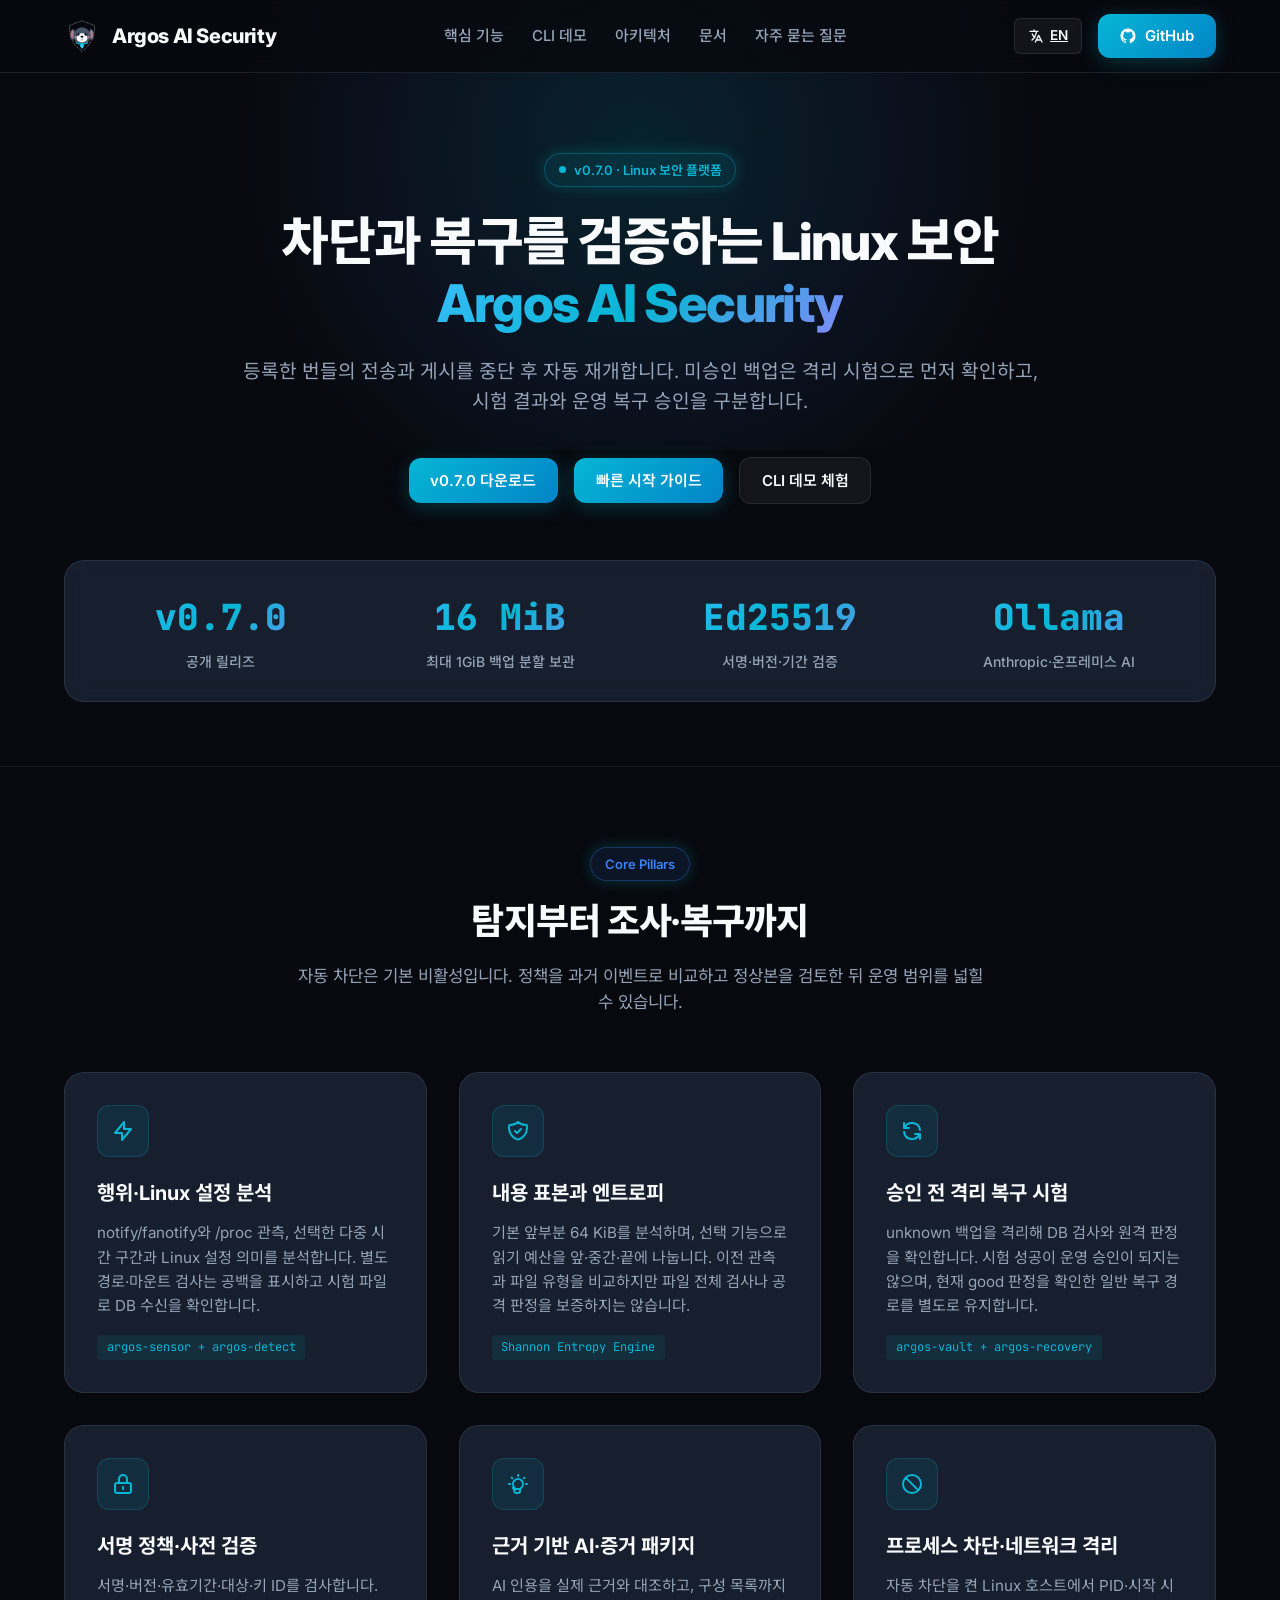
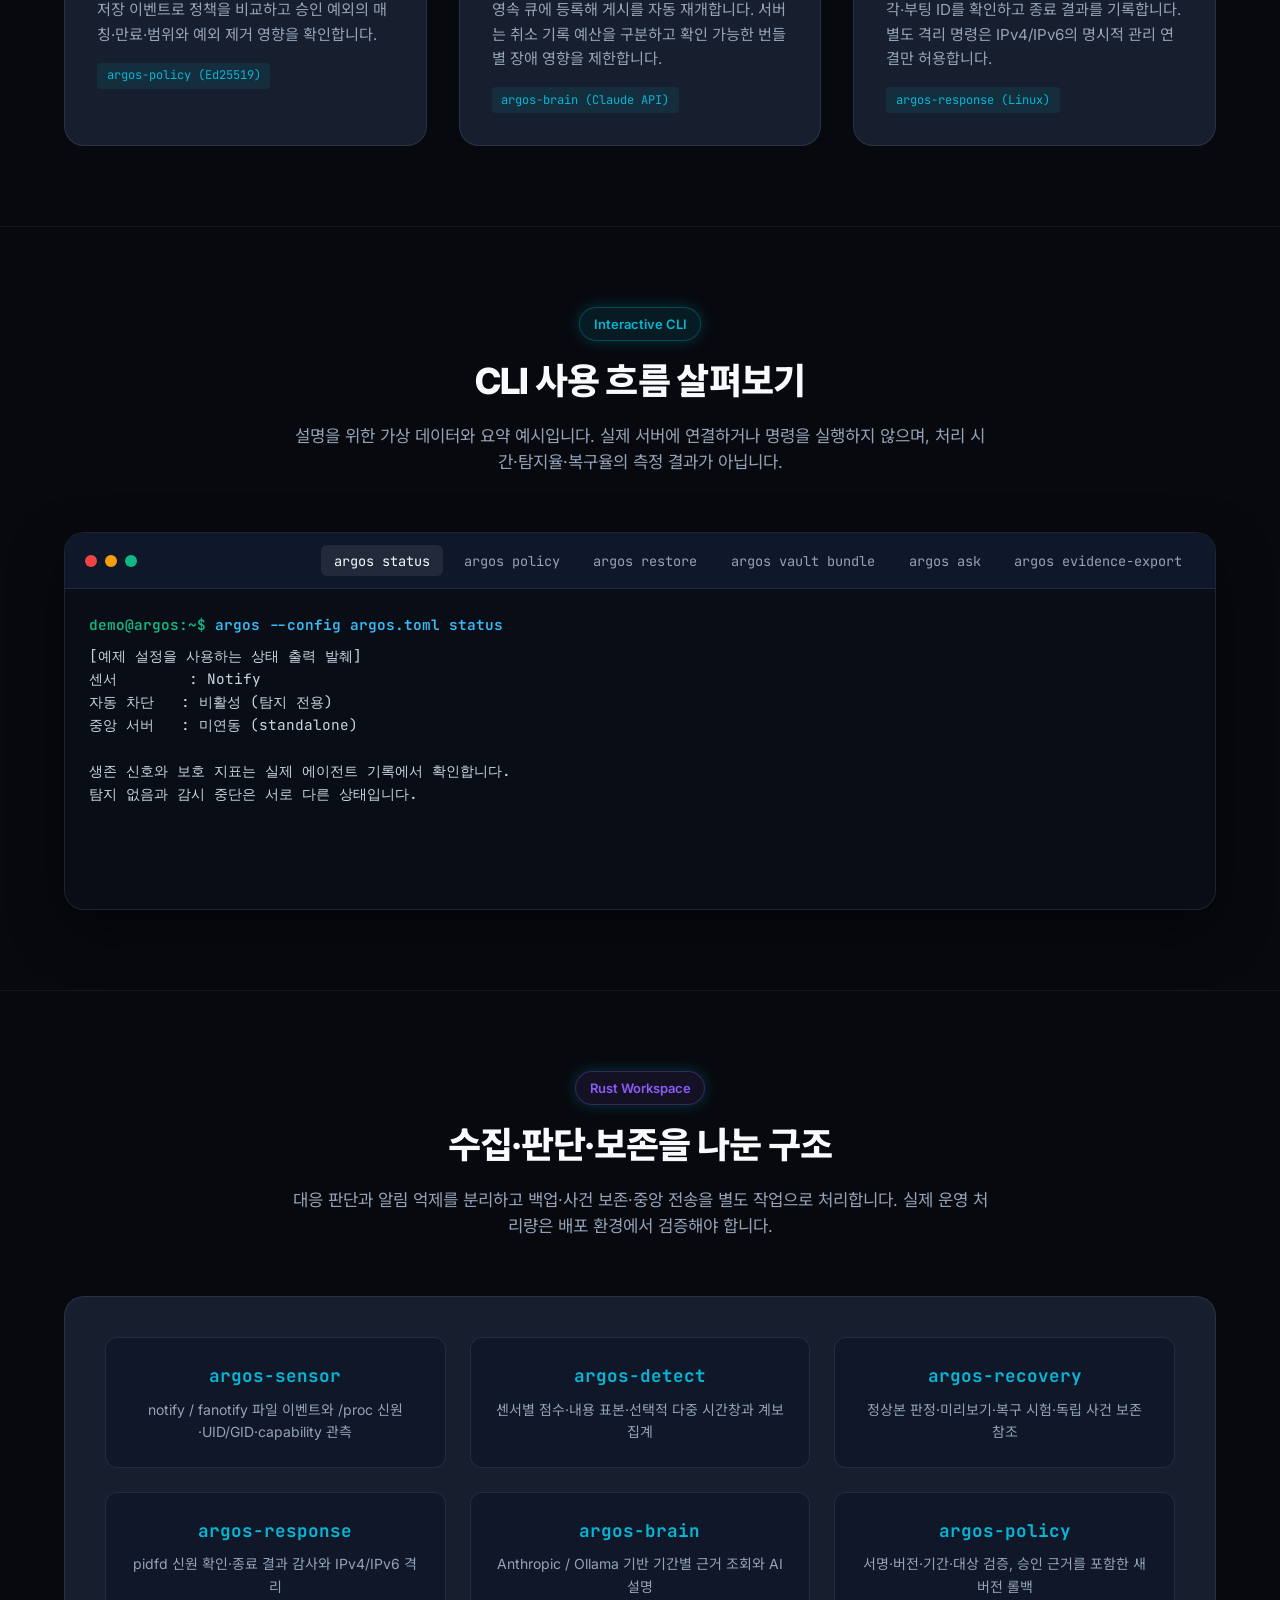
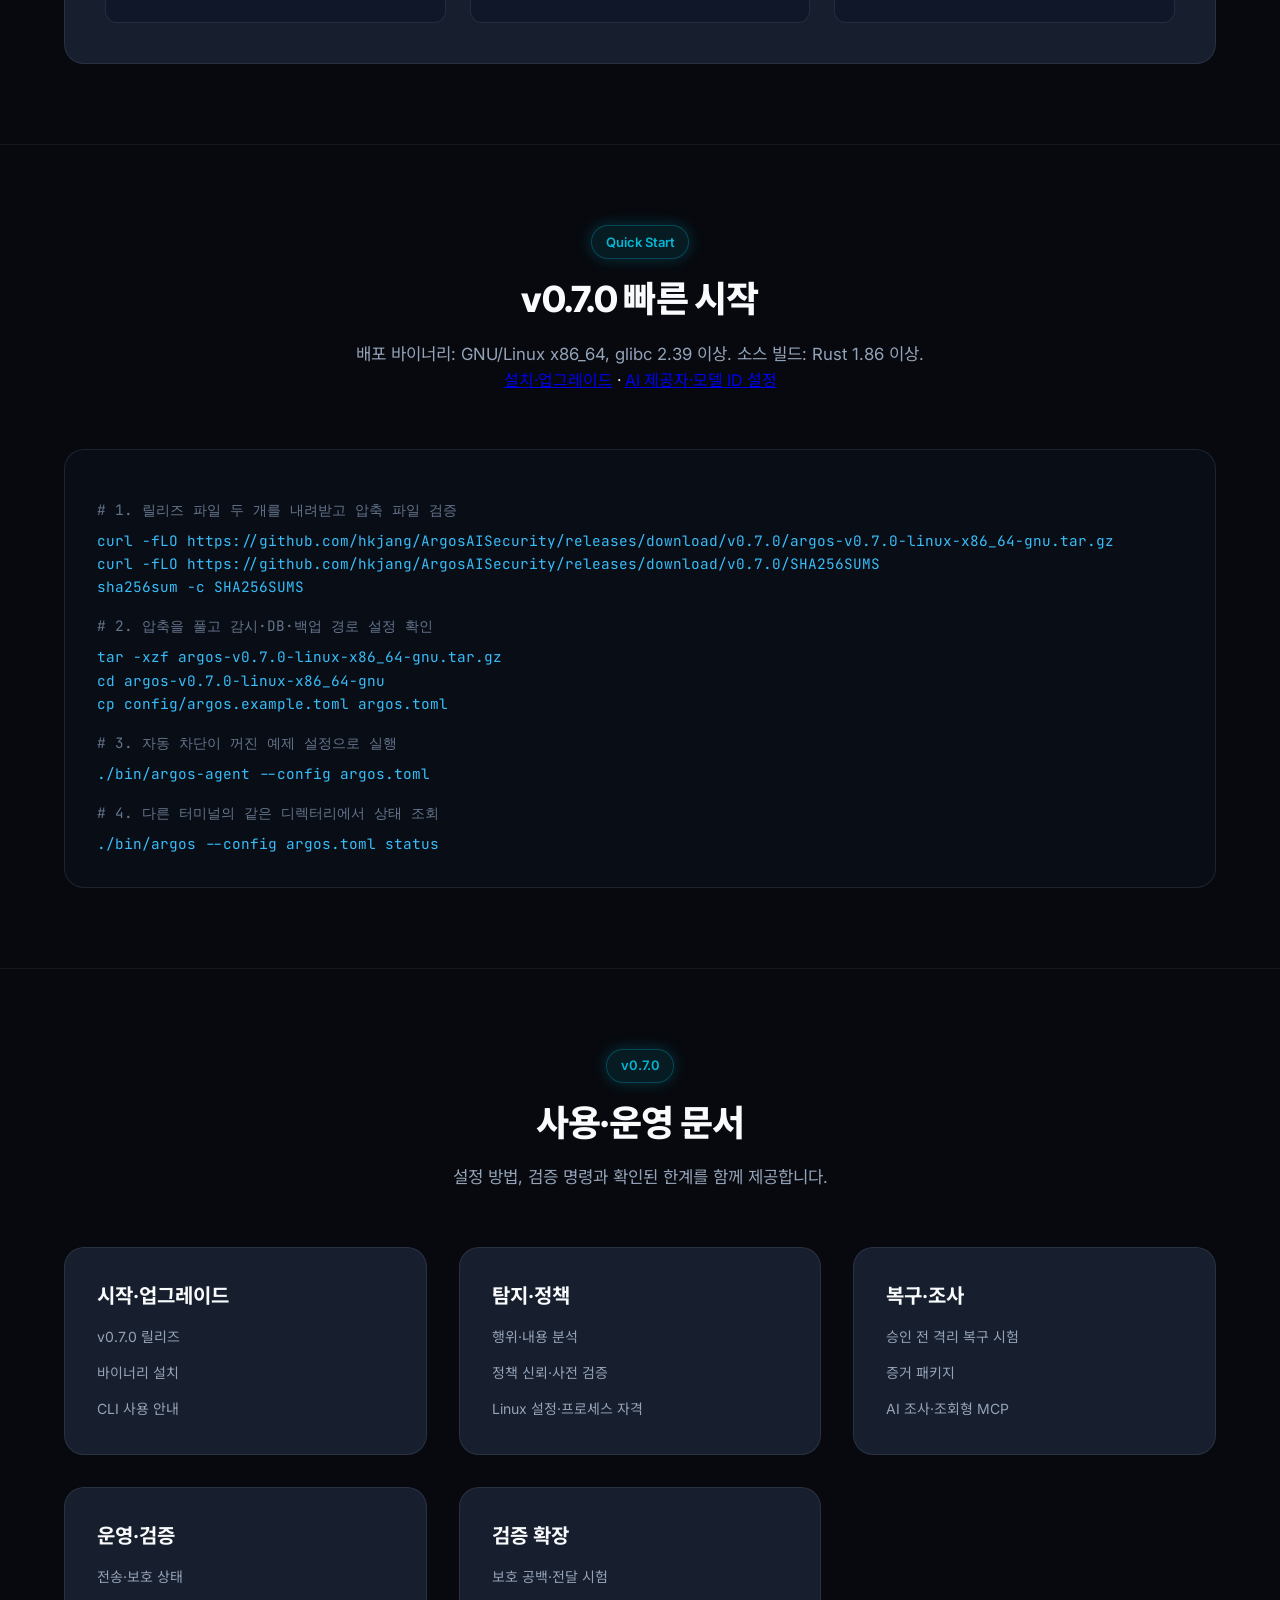
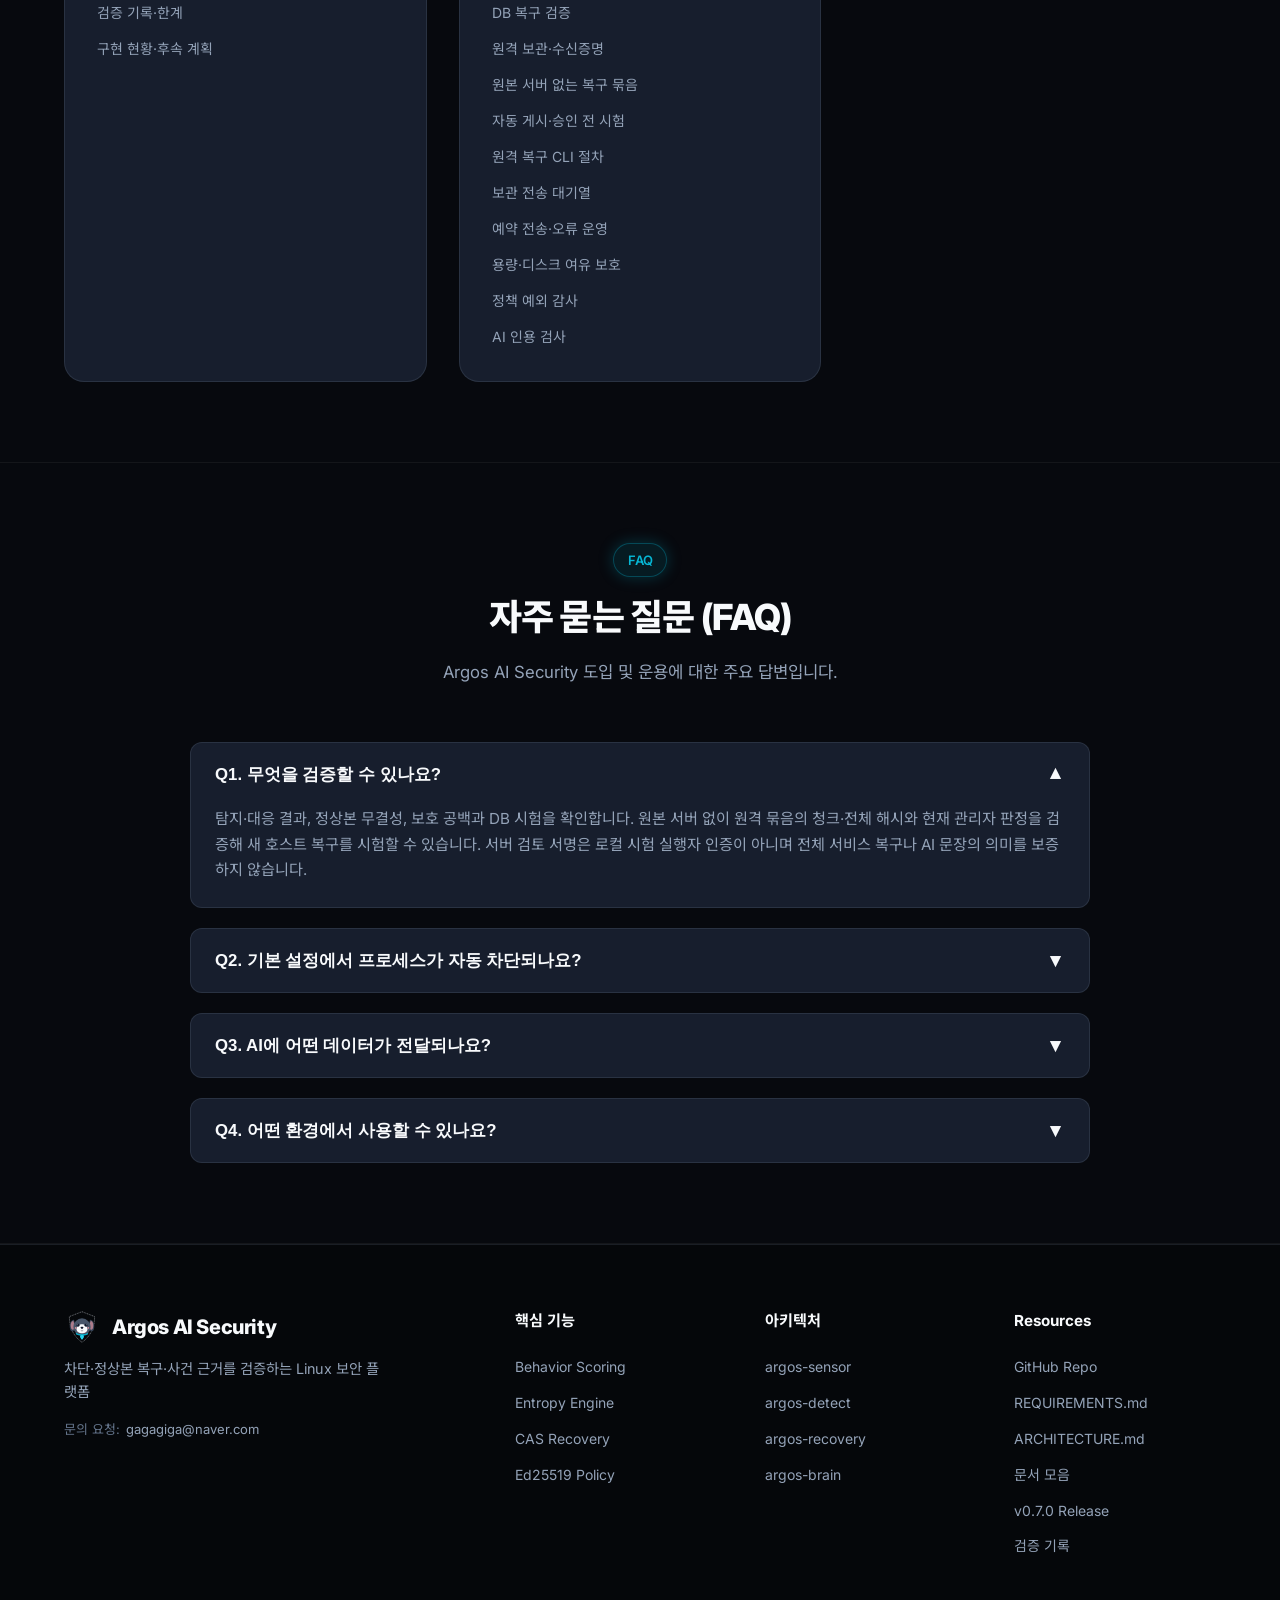
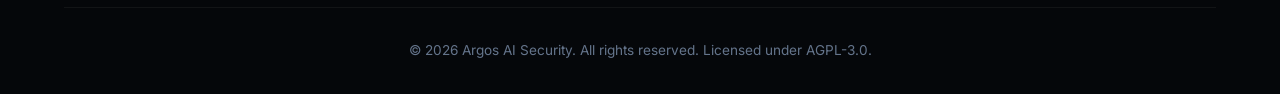
<file: docs/index.html>
<!DOCTYPE html>
<html lang="ko">
<head>
  <meta charset="UTF-8">
  <meta name="viewport" content="width=device-width, initial-scale=1.0">
  
  <!-- Primary SEO Meta Tags -->
  <title>Argos AI Security v0.7.0 | 검증 가능한 Linux 차단·복구</title>
  <meta name="title" content="Argos AI Security v0.7.0 | 검증 가능한 Linux 차단·복구">
  <meta name="description" content="최대 1GiB 분할 백업, 원격 정상 판정·취소, 원본 서버와 로컬 DB 없는 복구 시험. Linux 행위 탐지·서명 정책·영속 큐·근거 기반 AI 조사를 함께 제공합니다.">
  <meta name="keywords" content="Argos AI Security, Linux Server Security, Ransomware Defense, AI Cybersecurity, Behavior Scoring, Shannon Entropy, Content-Addressable Storage, Ed25519 Policy, Ollama, Incident Evidence, Rust Security">
  <meta name="author" content="Argos AI Security Team">
  <meta name="robots" content="index, follow">
  <link rel="canonical" href="https://hkjang.github.io/ArgosAISecurity/">

  <link rel="alternate" hreflang="ko" href="https://hkjang.github.io/ArgosAISecurity/">
  <link rel="alternate" hreflang="en" href="https://hkjang.github.io/ArgosAISecurity/index_en.html">

  <!-- Favicon -->
  <link rel="icon" type="image/svg+xml" href="images/logo.svg">

  <!-- Open Graph / Facebook / LinkedIn (SEO) -->
  <meta property="og:type" content="website">
  <meta property="og:url" content="https://hkjang.github.io/ArgosAISecurity/">
  <meta property="og:title" content="Argos AI Security v0.7.0 | 검증 가능한 Linux 차단·복구">
  <meta property="og:description" content="최대 1GiB 분할 백업, 원격 정상 판정·취소, 원본 서버와 로컬 DB 없는 복구 시험. Linux 행위 탐지·서명 정책·영속 큐·근거 기반 AI 조사를 함께 제공합니다.">
  <meta property="og:site_name" content="Argos AI Security">

  <!-- Twitter Card (SEO) -->
  <meta name="twitter:card" content="summary">
  <meta name="twitter:url" content="https://hkjang.github.io/ArgosAISecurity/">
  <meta name="twitter:title" content="Argos AI Security v0.7.0 | 검증 가능한 Linux 차단·복구">
  <meta name="twitter:description" content="최대 1GiB 분할 백업, 원격 정상 판정·취소, 원본 서버와 로컬 DB 없는 복구 시험. Linux 행위 탐지·서명 정책·영속 큐·근거 기반 AI 조사를 함께 제공합니다.">

  <!-- Stylesheet -->
  <link rel="stylesheet" href="style.css">

  <!-- JSON-LD Structured Data (AEO & Search Engine Schema) -->
  <script type="application/ld+json">{
  "@context": "https://schema.org",
  "@graph": [
    {
      "@type": "SoftwareApplication",
      "name": "Argos AI Security",
      "operatingSystem": "GNU/Linux x86_64 (release binaries: glibc 2.39+)",
      "applicationCategory": "SecurityApplication",
      "description": "최대 1GiB 분할 백업, 원격 정상 판정·취소, 원본 서버와 로컬 DB 없는 복구 시험. Linux 행위 탐지·서명 정책·영속 큐·근거 기반 AI 조사를 함께 제공합니다.",
      "softwareVersion": "0.6.0",
      "downloadUrl": "https://github.com/hkjang/ArgosAISecurity/releases/tag/v0.7.0",
      "license": "https://github.com/hkjang/ArgosAISecurity/blob/v0.7.0/LICENSE",
      "offers": {
        "@type": "Offer",
        "price": "0",
        "priceCurrency": "USD"
      }
    },
    {
      "@type": "FAQPage",
      "mainEntity": [
        {
          "@type": "Question",
          "name": "무엇을 검증할 수 있나요?",
          "acceptedAnswer": {
            "@type": "Answer",
            "text": "탐지·대응 결과, 정상본 무결성, 보호 공백과 DB 시험을 확인합니다. 원본 서버 없이 원격 묶음의 청크·전체 해시와 현재 관리자 판정을 검증해 새 호스트 복구를 시험할 수 있습니다. 서버 검토 서명은 로컬 시험 실행자 인증이 아니며 전체 서비스 복구나 AI 문장의 의미를 보증하지 않습니다."
          }
        },
        {
          "@type": "Question",
          "name": "기본 설정에서 프로세스가 자동 차단되나요?",
          "acceptedAnswer": {
            "@type": "Answer",
            "text": "아니요. auto_block=false가 기본이며 notify 센서는 원인 PID를 제공하지 않습니다. 자동 차단은 명시적 활성화, 기본 80점 임계치와 규칙 조건, Linux 프로세스 신원 검증이 필요합니다. 오탐 위험이 있으므로 정책 재생과 관찰 모드로 먼저 확인하세요."
          }
        },
        {
          "@type": "Question",
          "name": "AI에 어떤 데이터가 전달되나요?",
          "acceptedAnswer": {
            "@type": "Answer",
            "text": "설정한 제공자에 저장된 이벤트·탐지·프로세스·대응 근거를 전달합니다. 파일 본문을 직접 보내지는 않지만 경로·명령행·계정 정보에도 민감한 값이 있을 수 있습니다. Anthropic은 외부 API이며, Ollama는 지정한 사내 주소로 구성할 수 있습니다. 모델 ID와 조회 범위를 확인하세요."
          }
        },
        {
          "@type": "Question",
          "name": "어떤 환경에서 사용할 수 있나요?",
          "acceptedAnswer": {
            "@type": "Answer",
            "text": "v0.7.0 배포 바이너리는 GNU/Linux x86_64, glibc 2.39 이상용입니다. 소스 빌드 최소 Rust 버전은 1.86입니다. notify는 다른 OS 개발용 경로도 제공하지만 이번 릴리즈에서 Windows/macOS 바이너리와 실행 검증 결과는 제공하지 않습니다. fanotify·프로세스 대응·격리는 Linux 지원과 권한이 필요합니다."
          }
        }
      ]
    },
    {
      "@type": "Organization",
      "name": "Argos AI Security",
      "url": "https://hkjang.github.io/ArgosAISecurity/",
      "logo": "https://hkjang.github.io/ArgosAISecurity/images/logo.svg",
      "contactPoint": {
        "@type": "ContactPoint",
        "email": "gagagiga@naver.com",
        "contactType": "technical support"
      }
    }
  ]
}</script>
</head>
<body>

  <!-- Glowing Background Effect -->
  <div class="bg-glow"></div>

  <!-- Header / Navigation -->
  <header>
    <div class="container nav-container">
      <a href="#" class="brand">
        <img src="images/logo.svg" alt="Argos AI Security Logo" width="36" height="36">
        <span>Argos AI Security</span>
      </a>

      <nav>
        <ul class="nav-links">
          <li><a href="#features" data-i18n="nav_features">핵심 기능</a></li>
          <li><a href="#cli-demo" data-i18n="nav_cli">CLI 데모</a></li>
          <li><a href="#architecture" data-i18n="nav_architecture">아키텍처</a></li>
          <li><a href="#documentation" data-i18n="nav_docs">문서</a></li>
          <li><a href="#faq" data-i18n="nav_faq">자주 묻는 질문</a></li>
        </ul>
      </nav>

      <button id="mobile-menu-btn" class="mobile-menu-btn" aria-label="메뉴 열기/닫기">
          <svg width="24" height="24" fill="none" stroke="currentColor" viewBox="0 0 24 24"><path stroke-linecap="round" stroke-linejoin="round" stroke-width="2" d="M4 6h16M4 12h16M4 18h16"></path></svg>
        </button>
      <div class="nav-actions">
        <a id="btn-lang-toggle" class="btn-lang" href="index_en.html" hreflang="en" aria-label="English page">
          <svg width="16" height="16" fill="none" stroke="currentColor" viewBox="0 0 24 24"><path stroke-linecap="round" stroke-linejoin="round" stroke-width="2" d="M3 5h12M9 3v2m1.048 9.5A18.022 18.022 0 016.412 9m6.088 9h7M11 21l5-10 5 10M12.751 5C11.783 11.37 9.198 15.358 6 18.15"></path></svg>
          <span id="lang-text">EN</span>
        </a>
        <a href="https://github.com/hkjang/ArgosAISecurity" target="_blank" rel="noopener" class="btn-primary">
          <svg width="18" height="18" fill="currentColor" viewBox="0 0 24 24"><path fill-rule="evenodd" clip-rule="evenodd" d="M12 2C6.477 2 2 6.484 2 12.017c0 4.425 2.865 8.18 6.839 9.504.5.092.682-.217.682-.483 0-.237-.008-.868-.013-1.703-2.782.605-3.369-1.343-3.369-1.343-.454-1.158-1.11-1.466-1.11-1.466-.908-.62.069-.608.069-.608 1.003.07 1.53 1.032 1.53 1.032.892 1.53 2.341 1.088 2.91.832.092-.647.35-1.088.636-1.338-2.22-.253-4.555-1.113-4.555-4.951 0-1.093.39-1.988 1.029-2.688-.103-.253-.446-1.272.098-2.65 0 0 .84-.27 2.75 1.026A9.564 9.564 0 0112 6.844c.85.004 1.705.115 2.504.337 1.909-1.296 2.747-1.027 2.747-1.027.546 1.379.202 2.398.1 2.651.64.7 1.028 1.595 1.028 2.688 0 3.848-2.339 4.695-4.566 4.943.359.309.678.92.678 1.855 0 1.338-.012 2.419-.012 2.747 0 .268.18.58.688.482A10.019 10.019 0 0022 12.017C22 6.484 17.522 2 12 2z"></path></svg>
          GitHub
        </a>
      </div>
    </div>
  </header>

  <!-- Hero Section -->
  <main>
    <section class="hero">
      <div class="container">
        <div class="badge">
          <span class="badge-dot"></span>
          <span data-i18n="hero_badge">v0.7.0 · Linux 보안 플랫폼</span>
        </div>

        <h1 data-i18n="hero_title">차단과 복구를 검증하는 Linux 보안<br><span class="text-gradient">Argos AI Security</span></h1>

        <p class="subtitle" data-i18n="hero_subtitle">등록한 번들의 전송과 게시를 중단 후 자동 재개합니다. 미승인 백업은 격리 시험으로 먼저 확인하고, 시험 결과와 운영 복구 승인을 구분합니다.</p>

        <div class="hero-cta">
          <a href="https://github.com/hkjang/ArgosAISecurity/releases/tag/v0.7.0" class="btn-primary" data-i18n="btn_download">v0.7.0 다운로드</a>
          <a href="#quickstart" class="btn-primary" data-i18n="btn_quickstart">빠른 시작 가이드</a>
          <a href="#cli-demo" class="btn-secondary" data-i18n="btn_demo">CLI 데모 체험</a>
        </div>

        <!-- Metrics Bar -->
        <div class="metrics-bar">
          <div class="metric-item">
            <div class="metric-value text-gradient" data-i18n="metric_time">v0.7.0</div>
            <div class="metric-label" data-i18n="metric_time_label">공개 릴리즈</div>
          </div>
          <div class="metric-item">
            <div class="metric-value text-gradient" data-i18n="metric_recovery">16 MiB</div>
            <div class="metric-label" data-i18n="metric_recovery_label">최대 1GiB 백업 분할 보관</div>
          </div>
          <div class="metric-item">
            <div class="metric-value text-gradient" data-i18n="metric_policy">Ed25519</div>
            <div class="metric-label" data-i18n="metric_policy_label">서명·버전·기간 검증</div>
          </div>
          <div class="metric-item">
            <div class="metric-value text-gradient" data-i18n="metric_ai">Ollama</div>
            <div class="metric-label" data-i18n="metric_ai_label">Anthropic·온프레미스 AI</div>
          </div>
        </div>
      </div>
    </section>

    <!-- Core Features Grid Section -->
    <section id="features">
      <div class="container">
        <div class="section-header">
          <span class="badge" style="background: rgba(59, 130, 246, 0.1); color: var(--secondary); border-color: rgba(59, 130, 246, 0.3);">Core Pillars</span>
          <h2 class="section-title" data-i18n="sec_features_title">탐지부터 조사·복구까지</h2>
          <p class="section-desc" data-i18n="sec_features_desc">자동 차단은 기본 비활성입니다. 정책을 과거 이벤트로 비교하고 정상본을 검토한 뒤 운영 범위를 넓힐 수 있습니다.</p>
        </div>

        <div class="features-grid">
          <!-- Feature 1 -->
          <div class="feature-card">
            <div class="feature-icon">
              <svg width="24" height="24" fill="none" stroke="currentColor" viewBox="0 0 24 24"><path stroke-linecap="round" stroke-linejoin="round" stroke-width="2" d="M13 10V3L4 14h7v7l9-11h-7z"></path></svg>
            </div>
            <h3 data-i18n="feat1_title">행위·Linux 설정 분석</h3>
            <p data-i18n="feat1_desc">notify/fanotify와 /proc 관측, 선택한 다중 시간 구간과 Linux 설정 의미를 분석합니다. 별도 경로·마운트 검사는 공백을 표시하고 시험 파일로 DB 수신을 확인합니다.</p>
            <span class="feature-tag">argos-sensor + argos-detect</span>
          </div>

          <!-- Feature 2 -->
          <div class="feature-card">
            <div class="feature-icon">
              <svg width="24" height="24" fill="none" stroke="currentColor" viewBox="0 0 24 24"><path stroke-linecap="round" stroke-linejoin="round" stroke-width="2" d="M9 12l2 2 4-4m5.618-4.016A11.955 11.955 0 0112 2.944a11.955 11.955 0 01-8.618 3.04A12.02 12.02 0 003 9c0 5.591 3.824 10.29 9 11.622 5.176-1.332 9-6.03 9-11.622 0-1.042-.133-2.052-.382-3.016z"></path></svg>
            </div>
            <h3 data-i18n="feat2_title">내용 표본과 엔트로피</h3>
            <p data-i18n="feat2_desc">기본 앞부분 64 KiB를 분석하며, 선택 기능으로 읽기 예산을 앞·중간·끝에 나눕니다. 이전 관측과 파일 유형을 비교하지만 파일 전체 검사나 공격 판정을 보증하지는 않습니다.</p>
            <span class="feature-tag">Shannon Entropy Engine</span>
          </div>

          <!-- Feature 3 -->
          <div class="feature-card">
            <div class="feature-icon">
              <svg width="24" height="24" fill="none" stroke="currentColor" viewBox="0 0 24 24"><path stroke-linecap="round" stroke-linejoin="round" stroke-width="2" d="M4 4v5h.582m15.356 2A8.001 8.001 0 004.582 9m0 0H9m11 11v-5h-.581m0 0a8.003 8.003 0 01-15.357-2m15.357 2H15"></path></svg>
            </div>
            <h3 data-i18n="feat3_title">승인 전 격리 복구 시험</h3>
            <p data-i18n="feat3_desc">unknown 백업을 격리해 DB 검사와 원격 판정을 확인합니다. 시험 성공이 운영 승인이 되지는 않으며, 현재 good 판정을 확인한 일반 복구 경로를 별도로 유지합니다.</p>
            <span class="feature-tag">argos-vault + argos-recovery</span>
          </div>

          <!-- Feature 4 -->
          <div class="feature-card">
            <div class="feature-icon">
              <svg width="24" height="24" fill="none" stroke="currentColor" viewBox="0 0 24 24"><path stroke-linecap="round" stroke-linejoin="round" stroke-width="2" d="M12 15v2m-6 4h12a2 2 0 002-2v-6a2 2 0 00-2-2H6a2 2 0 00-2 2v6a2 2 0 002 2zm10-10V7a4 4 0 00-8 0v4h8z"></path></svg>
            </div>
            <h3 data-i18n="feat4_title">서명 정책·사전 검증</h3>
            <p data-i18n="feat4_desc">서명·버전·유효기간·대상·키 ID를 검사합니다. 저장 이벤트로 정책을 비교하고 승인 예외의 매칭·만료·범위와 예외 제거 영향을 확인합니다.</p>
            <span class="feature-tag">argos-policy (Ed25519)</span>
          </div>

          <!-- Feature 5 -->
          <div class="feature-card">
            <div class="feature-icon">
              <svg width="24" height="24" fill="none" stroke="currentColor" viewBox="0 0 24 24"><path stroke-linecap="round" stroke-linejoin="round" stroke-width="2" d="M9.663 17h4.673M12 3v1m6.364 1.636l-.707.707M21 12h-1M4 12H3m3.343-5.657l-.707-.707m2.828 9.9a5 5 0 117.072 0l-.548.547A3.374 3.374 0 0014 18.469V19a2 2 0 01-2 2h-1.686a2 2 0 01-1.996-1.854l-.066-.677a3.374 3.374 0 00-1.042-2.127l-.547-.547z"></path></svg>
            </div>
            <h3 data-i18n="feat5_title">근거 기반 AI·증거 패키지</h3>
            <p data-i18n="feat5_desc">AI 인용을 실제 근거와 대조하고, 구성 목록까지 영속 큐에 등록해 게시를 자동 재개합니다. 서버는 취소 기록 예산을 구분하고 확인 가능한 번들별 장애 영향을 제한합니다.</p>
            <span class="feature-tag">argos-brain (Claude API)</span>
          </div>

          <!-- Feature 6 -->
          <div class="feature-card">
            <div class="feature-icon">
              <svg width="24" height="24" fill="none" stroke="currentColor" viewBox="0 0 24 24"><path stroke-linecap="round" stroke-linejoin="round" stroke-width="2" d="M18.364 18.364A9 9 0 005.636 5.636m12.728 12.728A9 9 0 015.636 5.636m12.728 12.728L5.636 5.636"></path></svg>
            </div>
            <h3 data-i18n="feat6_title">프로세스 차단·네트워크 격리</h3>
            <p data-i18n="feat6_desc">자동 차단을 켠 Linux 호스트에서 PID·시작 시각·부팅 ID를 확인하고 종료 결과를 기록합니다. 별도 격리 명령은 IPv4/IPv6의 명시적 관리 연결만 허용합니다.</p>
            <span class="feature-tag">argos-response (Linux)</span>
          </div>
        </div>
      </div>
    </section>

    <!-- Interactive CLI Simulator Section -->
    <section id="cli-demo">
      <div class="container">
        <div class="section-header">
          <span class="badge">Interactive CLI</span>
          <h2 class="section-title" data-i18n="sec_cli_title">CLI 사용 흐름 살펴보기</h2>
          <p class="section-desc" data-i18n="sec_cli_desc">설명을 위한 가상 데이터와 요약 예시입니다. 실제 서버에 연결하거나 명령을 실행하지 않으며, 처리 시간·탐지율·복구율의 측정 결과가 아닙니다.</p>
        </div>

        <div class="cli-container">
          <div class="cli-header">
            <div class="window-dots">
              <span class="dot red"></span>
              <span class="dot yellow"></span>
              <span class="dot green"></span>
            </div>
            <div class="cli-tabs" style="flex-wrap: wrap;">
              <button class="cli-tab active" data-cli="status">argos status</button>
              <button class="cli-tab" data-cli="policy">argos policy</button>
              <button class="cli-tab" data-cli="restore">argos restore</button>
              <button class="cli-tab" data-cli="bundle">argos vault bundle</button>
              <button class="cli-tab" data-cli="explain">argos ask</button>
              <button class="cli-tab" data-cli="evidence">argos evidence-export</button>
            </div>
          </div>

          <div class="cli-body" id="cli-output-container">
            <div><span class="cli-prompt">demo@argos:~$</span> <span class="cli-cmd">argos --config argos.toml status</span></div>
            <div class="cli-output">[예제 설정을 사용하는 상태 출력 발췌]
센서        : Notify
자동 차단   : 비활성 (탐지 전용)
중앙 서버   : 미연동 (standalone)

생존 신호와 보호 지표는 실제 에이전트 기록에서 확인합니다.
탐지 없음과 감시 중단은 서로 다른 상태입니다.</div>
          </div>
        </div>
      </div>
    </section>

    <!-- System Architecture Diagram Section -->
    <section id="architecture">
      <div class="container">
        <div class="section-header">
          <span class="badge" style="background: rgba(139, 92, 246, 0.1); color: var(--accent-purple); border-color: rgba(139, 92, 246, 0.3);">Rust Workspace</span>
          <h2 class="section-title" data-i18n="sec_arch_title">수집·판단·보존을 나눈 구조</h2>
          <p class="section-desc" data-i18n="sec_arch_desc">대응 판단과 알림 억제를 분리하고 백업·사건 보존·중앙 전송을 별도 작업으로 처리합니다. 실제 운영 처리량은 배포 환경에서 검증해야 합니다.</p>
        </div>

        <div class="arch-diagram">
          <div class="arch-node">
            <h4 data-i18n="arch_sensor">argos-sensor</h4>
            <p data-i18n="arch_sensor_desc">notify / fanotify 파일 이벤트와 /proc 신원·UID/GID·capability 관측</p>
          </div>

          <div class="arch-node">
            <h4 data-i18n="arch_detect">argos-detect</h4>
            <p data-i18n="arch_detect_desc">센서별 점수·내용 표본·선택적 다중 시간창과 계보 집계</p>
          </div>

          <div class="arch-node">
            <h4 data-i18n="arch_recovery">argos-recovery</h4>
            <p data-i18n="arch_recovery_desc">정상본 판정·미리보기·복구 시험·독립 사건 보존 참조</p>
          </div>

          <div class="arch-node">
            <h4 data-i18n="arch_response">argos-response</h4>
            <p data-i18n="arch_response_desc">pidfd 신원 확인·종료 결과 감사와 IPv4/IPv6 격리</p>
          </div>

          <div class="arch-node">
            <h4 data-i18n="arch_brain">argos-brain</h4>
            <p data-i18n="arch_brain_desc">Anthropic / Ollama 기반 기간별 근거 조회와 AI 설명</p>
          </div>

          <div class="arch-node">
            <h4 data-i18n="arch_policy">argos-policy</h4>
            <p data-i18n="arch_policy_desc">서명·버전·기간·대상 검증, 승인 근거를 포함한 새 버전 롤백</p>
          </div>
        </div>
      </div>
    </section>

    <!-- Quickstart Code Section -->
    <section id="quickstart">
      <div class="container">
        <div class="section-header">
          <span class="badge">Quick Start</span>
          <h2 class="section-title">v0.7.0 빠른 시작</h2>
          <p class="section-desc">배포 바이너리: GNU/Linux x86_64, glibc 2.39 이상. 소스 빌드: Rust 1.86 이상.</p>
          <p><a href="INSTALL_BINARY.md">설치·업그레이드</a> · <a href="FEATURE_AI.md">AI 제공자·모델 ID 설정</a></p>
        </div>
        <div style="background: #090d16; border: 1px solid var(--border-color); border-radius: var(--radius-lg); padding: 2rem; font-family: var(--font-mono); font-size: 0.9rem; color: #e2e8f0; overflow-x: auto;">
          <div style="color: var(--text-dim); margin: 1rem 0 0.5rem;"># 1. 릴리즈 파일 두 개를 내려받고 압축 파일 검증</div>
<div style="color: #38bdf8;">curl -fLO https://github.com/hkjang/ArgosAISecurity/releases/download/v0.7.0/argos-v0.7.0-linux-x86_64-gnu.tar.gz</div>
<div style="color: #38bdf8;">curl -fLO https://github.com/hkjang/ArgosAISecurity/releases/download/v0.7.0/SHA256SUMS</div>
<div style="color: #38bdf8;">sha256sum -c SHA256SUMS</div>
<div style="color: var(--text-dim); margin: 1rem 0 0.5rem;"># 2. 압축을 풀고 감시·DB·백업 경로 설정 확인</div>
<div style="color: #38bdf8;">tar -xzf argos-v0.7.0-linux-x86_64-gnu.tar.gz</div>
<div style="color: #38bdf8;">cd argos-v0.7.0-linux-x86_64-gnu</div>
<div style="color: #38bdf8;">cp config/argos.example.toml argos.toml</div>
<div style="color: var(--text-dim); margin: 1rem 0 0.5rem;"># 3. 자동 차단이 꺼진 예제 설정으로 실행</div>
<div style="color: #38bdf8;">./bin/argos-agent --config argos.toml</div>
<div style="color: var(--text-dim); margin: 1rem 0 0.5rem;"># 4. 다른 터미널의 같은 디렉터리에서 상태 조회</div>
<div style="color: #38bdf8;">./bin/argos --config argos.toml status</div>
        </div>
      </div>
    </section>

<section id="documentation"><div class="container"><div class="section-header"><span class="badge">v0.7.0</span><h2 class="section-title">사용·운영 문서</h2><p class="section-desc">설정 방법, 검증 명령과 확인된 한계를 함께 제공합니다.</p></div><div class="features-grid"><div class="feature-card"><h3>시작·업그레이드</h3><ul class="footer-links"><li><a href="https://github.com/hkjang/ArgosAISecurity/releases/tag/v0.7.0">v0.7.0 릴리즈</a></li><li><a href="INSTALL_BINARY.md">바이너리 설치</a></li><li><a href="SERVICE_CLI.md">CLI 사용 안내</a></li></ul></div>
<div class="feature-card"><h3>탐지·정책</h3><ul class="footer-links"><li><a href="FEATURE_DETECTION.md">행위·내용 분석</a></li><li><a href="FEATURE_POLICY.md">정책 신뢰·사전 검증</a></li><li><a href="FEATURE_LINUX_ANALYSIS.md">Linux 설정·프로세스 자격</a></li></ul></div>
<div class="feature-card"><h3>복구·조사</h3><ul class="footer-links"><li><a href="FEATURE_RECOVERY.md">승인 전 격리 복구 시험</a></li><li><a href="FEATURE_EVIDENCE_PACKAGE.md">증거 패키지</a></li><li><a href="FEATURE_AI.md">AI 조사·조회형 MCP</a></li></ul></div>
<div class="feature-card"><h3>운영·검증</h3><ul class="footer-links"><li><a href="FEATURE_RELIABILITY.md">전송·보호 상태</a></li><li><a href="PLATFORM_VALIDATION.md">검증 기록·한계</a></li><li><a href="ROADMAP.md">구현 현황·후속 계획</a></li></ul></div><div class="feature-card"><h3>검증 확장</h3><ul class="footer-links"><li><a href="FEATURE_COVERAGE.md">보호 공백·전달 시험</a></li><li><a href="FEATURE_SERVICE_RECOVERY.md">DB 복구 검증</a></li><li><a href="FEATURE_REMOTE_VAULT.md">원격 보관·수신증명</a></li><li><a href="FEATURE_RECOVERY_BUNDLE.md">원본 서버 없는 복구 묶음</a></li><li><a href="FEATURE_BUNDLE_OPERATIONS.md">자동 게시·승인 전 시험</a></li><li><a href="FEATURE_RECOVERY_BUNDLE_CLI.md">원격 복구 CLI 절차</a></li><li><a href="FEATURE_VAULT_QUEUE.md">보관 전송 대기열</a></li><li><a href="FEATURE_VAULT_SCHEDULER.md">예약 전송·오류 운영</a></li><li><a href="FEATURE_VAULT_CAPACITY.md">용량·디스크 여유 보호</a></li><li><a href="FEATURE_EXCEPTION_AUDIT.md">정책 예외 감사</a></li><li><a href="FEATURE_AI_VALIDATION.md">AI 인용 검사</a></li></ul></div></div></div></section>

    <!-- FAQ Accordion Section -->
    <section id="faq">
      <div class="container">
        <div class="section-header">
          <span class="badge">FAQ</span>
          <h2 class="section-title" data-i18n="sec_faq_title">자주 묻는 질문 (FAQ)</h2>
          <p class="section-desc" data-i18n="sec_faq_desc">Argos AI Security 도입 및 운용에 대한 주요 답변입니다.</p>
        </div>

        <div class="faq-grid">
          <!-- Q1 -->
          <div class="faq-item active">
            <button class="faq-question">
              <span data-i18n="faq1_q">Q1. 무엇을 검증할 수 있나요?</span>
              <span class="faq-icon">▼</span>
            </button>
            <div class="faq-answer" data-i18n="faq1_a">탐지·대응 결과, 정상본 무결성, 보호 공백과 DB 시험을 확인합니다. 원본 서버 없이 원격 묶음의 청크·전체 해시와 현재 관리자 판정을 검증해 새 호스트 복구를 시험할 수 있습니다. 서버 검토 서명은 로컬 시험 실행자 인증이 아니며 전체 서비스 복구나 AI 문장의 의미를 보증하지 않습니다.</div>
          </div>

          <!-- Q2 -->
          <div class="faq-item">
            <button class="faq-question">
              <span data-i18n="faq2_q">Q2. 기본 설정에서 프로세스가 자동 차단되나요?</span>
              <span class="faq-icon">▼</span>
            </button>
            <div class="faq-answer" data-i18n="faq2_a">아니요. auto_block=false가 기본이며 notify 센서는 원인 PID를 제공하지 않습니다. 자동 차단은 명시적 활성화, 기본 80점 임계치와 규칙 조건, Linux 프로세스 신원 검증이 필요합니다. 오탐 위험이 있으므로 정책 재생과 관찰 모드로 먼저 확인하세요.</div>
          </div>

          <!-- Q3 -->
          <div class="faq-item">
            <button class="faq-question">
              <span data-i18n="faq3_q">Q3. AI에 어떤 데이터가 전달되나요?</span>
              <span class="faq-icon">▼</span>
            </button>
            <div class="faq-answer" data-i18n="faq3_a">설정한 제공자에 저장된 이벤트·탐지·프로세스·대응 근거를 전달합니다. 파일 본문을 직접 보내지는 않지만 경로·명령행·계정 정보에도 민감한 값이 있을 수 있습니다. Anthropic은 외부 API이며, Ollama는 지정한 사내 주소로 구성할 수 있습니다. 모델 ID와 조회 범위를 확인하세요.</div>
          </div>

          <!-- Q4 -->
          <div class="faq-item">
            <button class="faq-question">
              <span data-i18n="faq4_q">Q4. 어떤 환경에서 사용할 수 있나요?</span>
              <span class="faq-icon">▼</span>
            </button>
            <div class="faq-answer" data-i18n="faq4_a">v0.7.0 배포 바이너리는 GNU/Linux x86_64, glibc 2.39 이상용입니다. 소스 빌드 최소 Rust 버전은 1.86입니다. notify는 다른 OS 개발용 경로도 제공하지만 이번 릴리즈에서 Windows/macOS 바이너리와 실행 검증 결과는 제공하지 않습니다. fanotify·프로세스 대응·격리는 Linux 지원과 권한이 필요합니다.</div>
          </div>
        </div>
      </div>
    </section>
  </main>

  <!-- Footer & Contact Section -->
  <footer>
    <div class="container">
      <div class="footer-grid">
        <div class="footer-brand">
          <a href="#" class="brand">
            <img src="images/logo.svg" alt="Argos AI Security Logo" width="32" height="32">
            <span>Argos AI Security</span>
          </a>
          <p data-i18n="footer_tagline">차단·정상본 복구·사건 근거를 검증하는 Linux 보안 플랫폼</p>
          
          <!-- Subtle Contact Link requested by user -->
          <div class="contact-inquiry">
            <span data-i18n="footer_quick_inquiry">문의 요청:</span>
            <a href="mailto:gagagiga@naver.com">gagagiga@naver.com</a>
          </div>
        </div>

        <div class="footer-col">
          <h5 data-i18n="nav_features">핵심 기능</h5>
          <ul class="footer-links">
            <li><a href="#features">Behavior Scoring</a></li>
            <li><a href="#features">Entropy Engine</a></li>
            <li><a href="#features">CAS Recovery</a></li>
            <li><a href="#features">Ed25519 Policy</a></li>
          </ul>
        </div>

        <div class="footer-col">
          <h5 data-i18n="nav_architecture">아키텍처</h5>
          <ul class="footer-links">
            <li><a href="#architecture">argos-sensor</a></li>
            <li><a href="#architecture">argos-detect</a></li>
            <li><a href="#architecture">argos-recovery</a></li>
            <li><a href="#architecture">argos-brain</a></li>
          </ul>
        </div>

        <div class="footer-col">
          <h5>Resources</h5>
          <ul class="footer-links">
            <li><a href="https://github.com/hkjang/ArgosAISecurity" target="_blank" rel="noopener">GitHub Repo</a></li>
            <li><a href="REQUIREMENTS.md" target="_blank">REQUIREMENTS.md</a></li>
            <li><a href="ARCHITECTURE.md" target="_blank">ARCHITECTURE.md</a></li>
            <li><a href="#documentation">문서 모음</a></li>
            <li><a href="https://github.com/hkjang/ArgosAISecurity/releases/tag/v0.7.0">v0.7.0 Release</a></li>
            <li><a href="PLATFORM_VALIDATION.md">검증 기록</a></li>
          </ul>
        </div>
      </div>

      <div class="footer-bottom">
        <p data-i18n="footer_rights">© 2026 Argos AI Security. All rights reserved. Licensed under AGPL-3.0.</p>
      </div>
    </div>
  </footer>

  <!-- App Script -->
  <script src="app.js"></script>
</body>
</html>
</file>
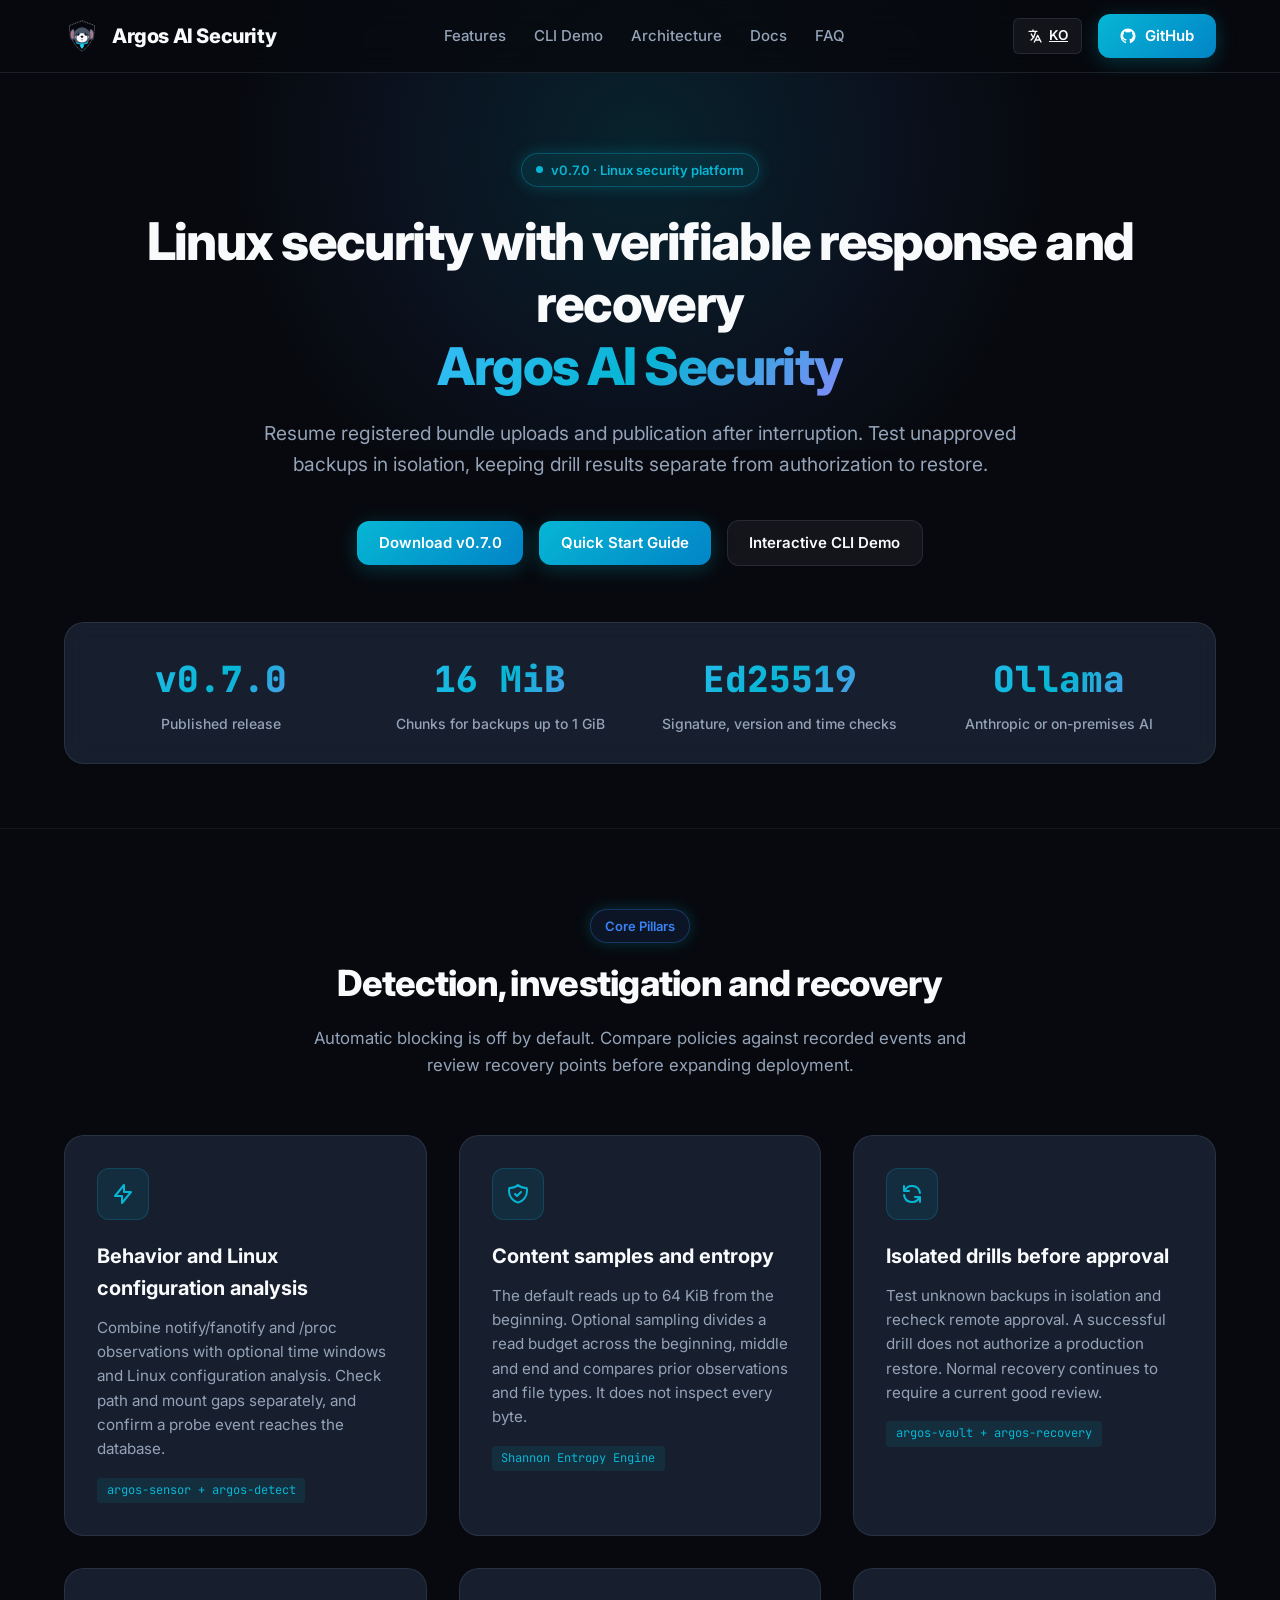
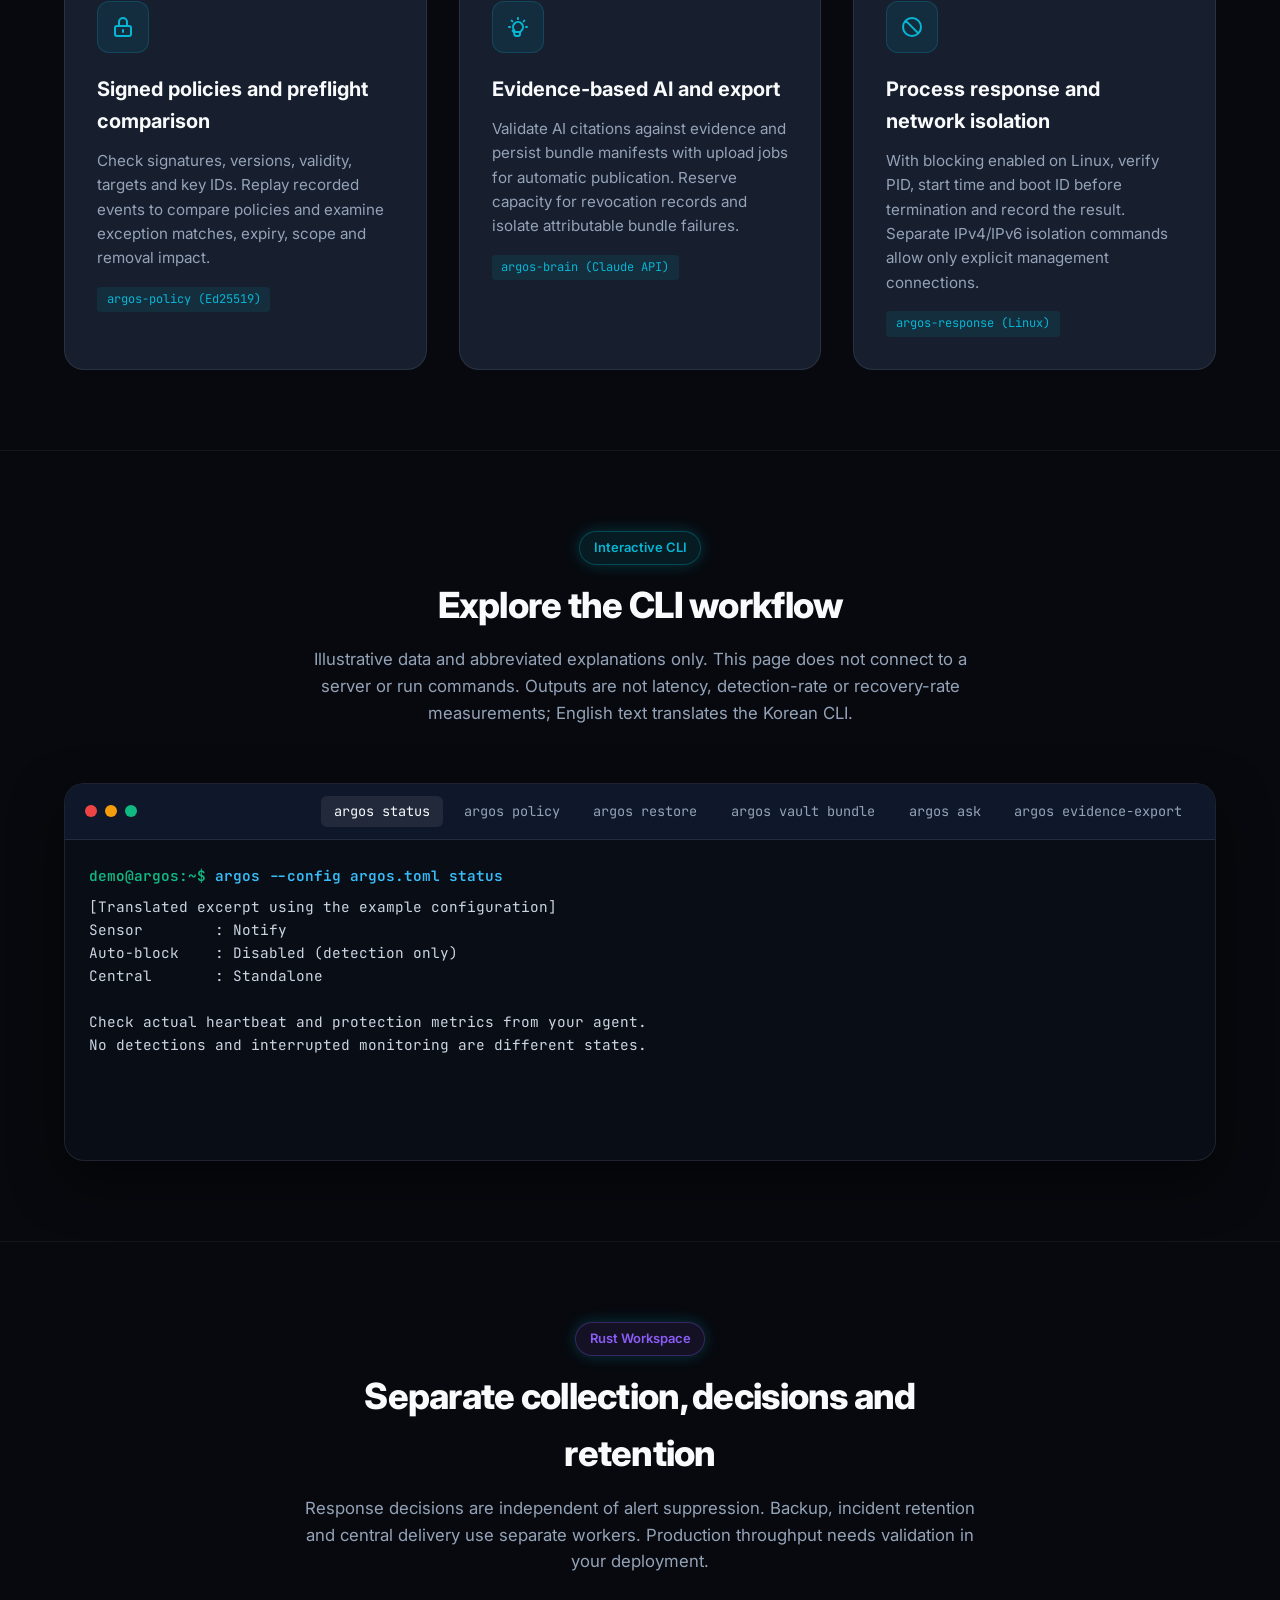
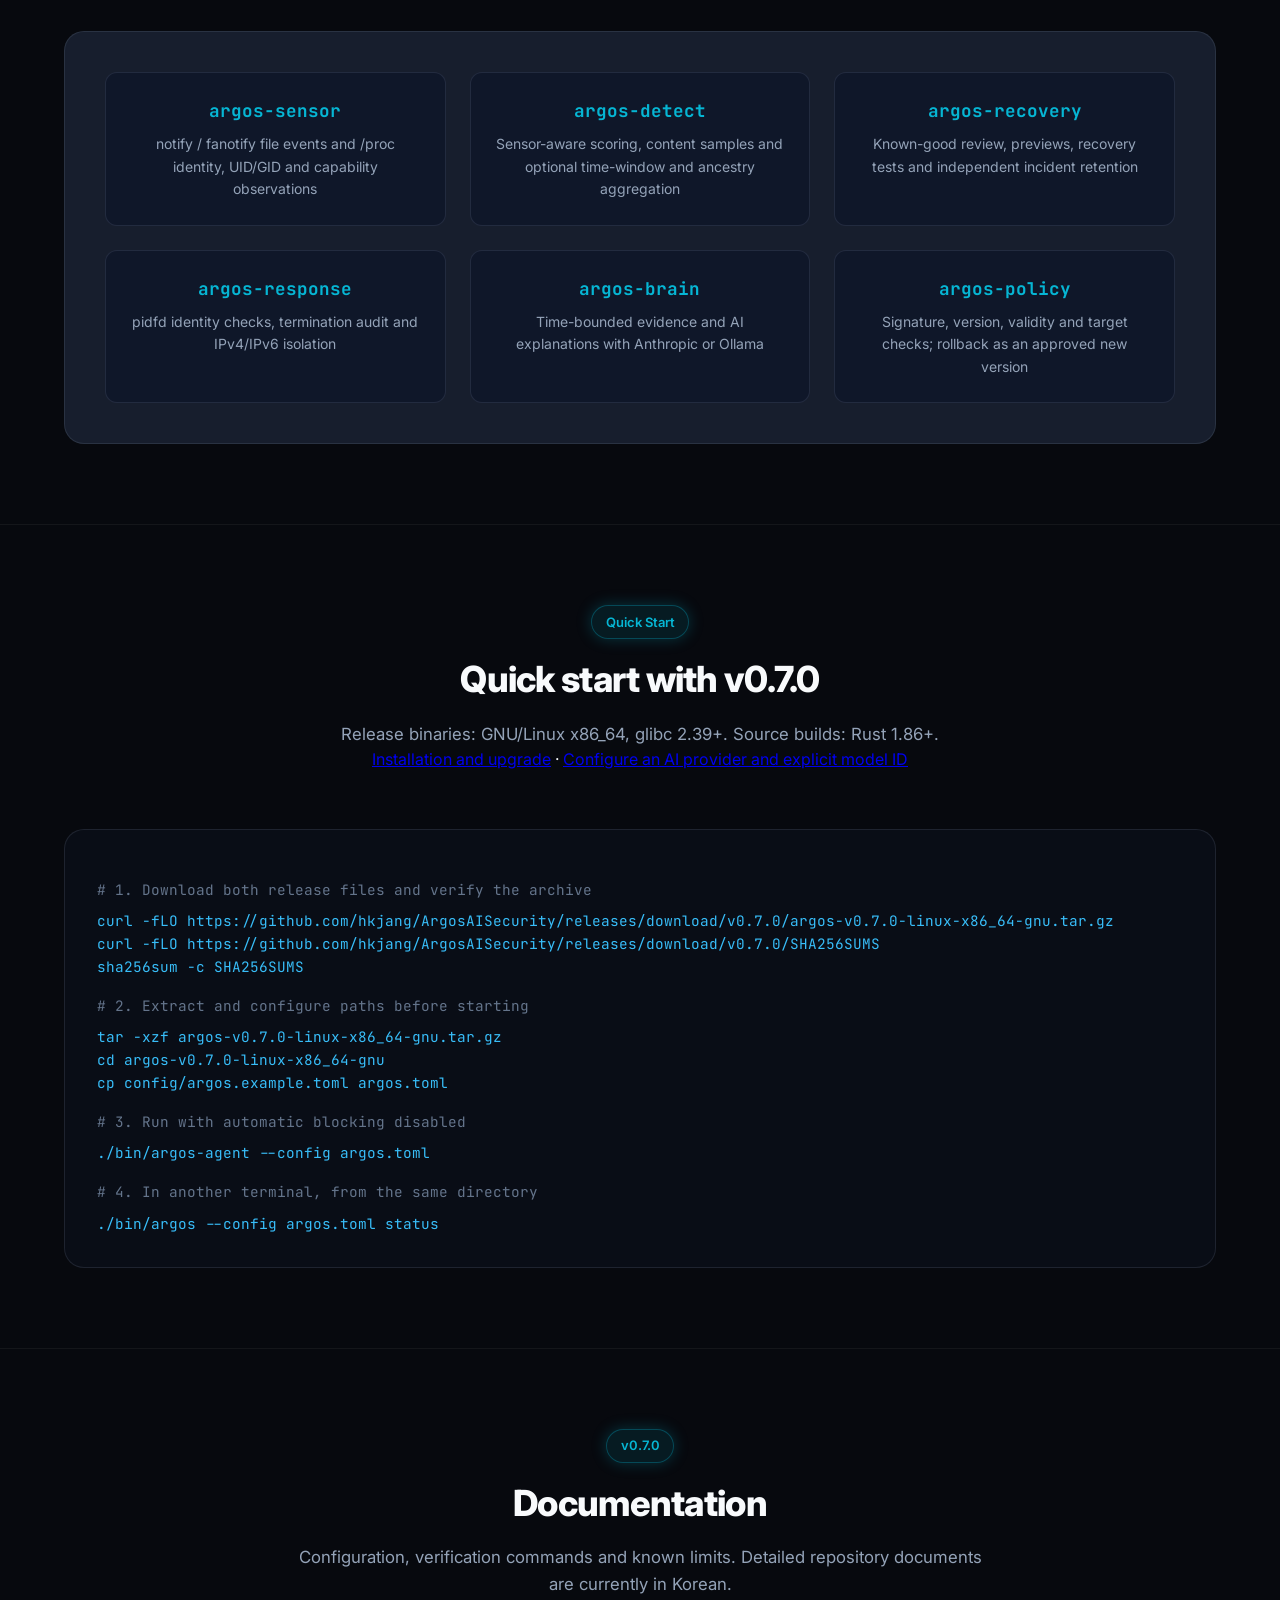
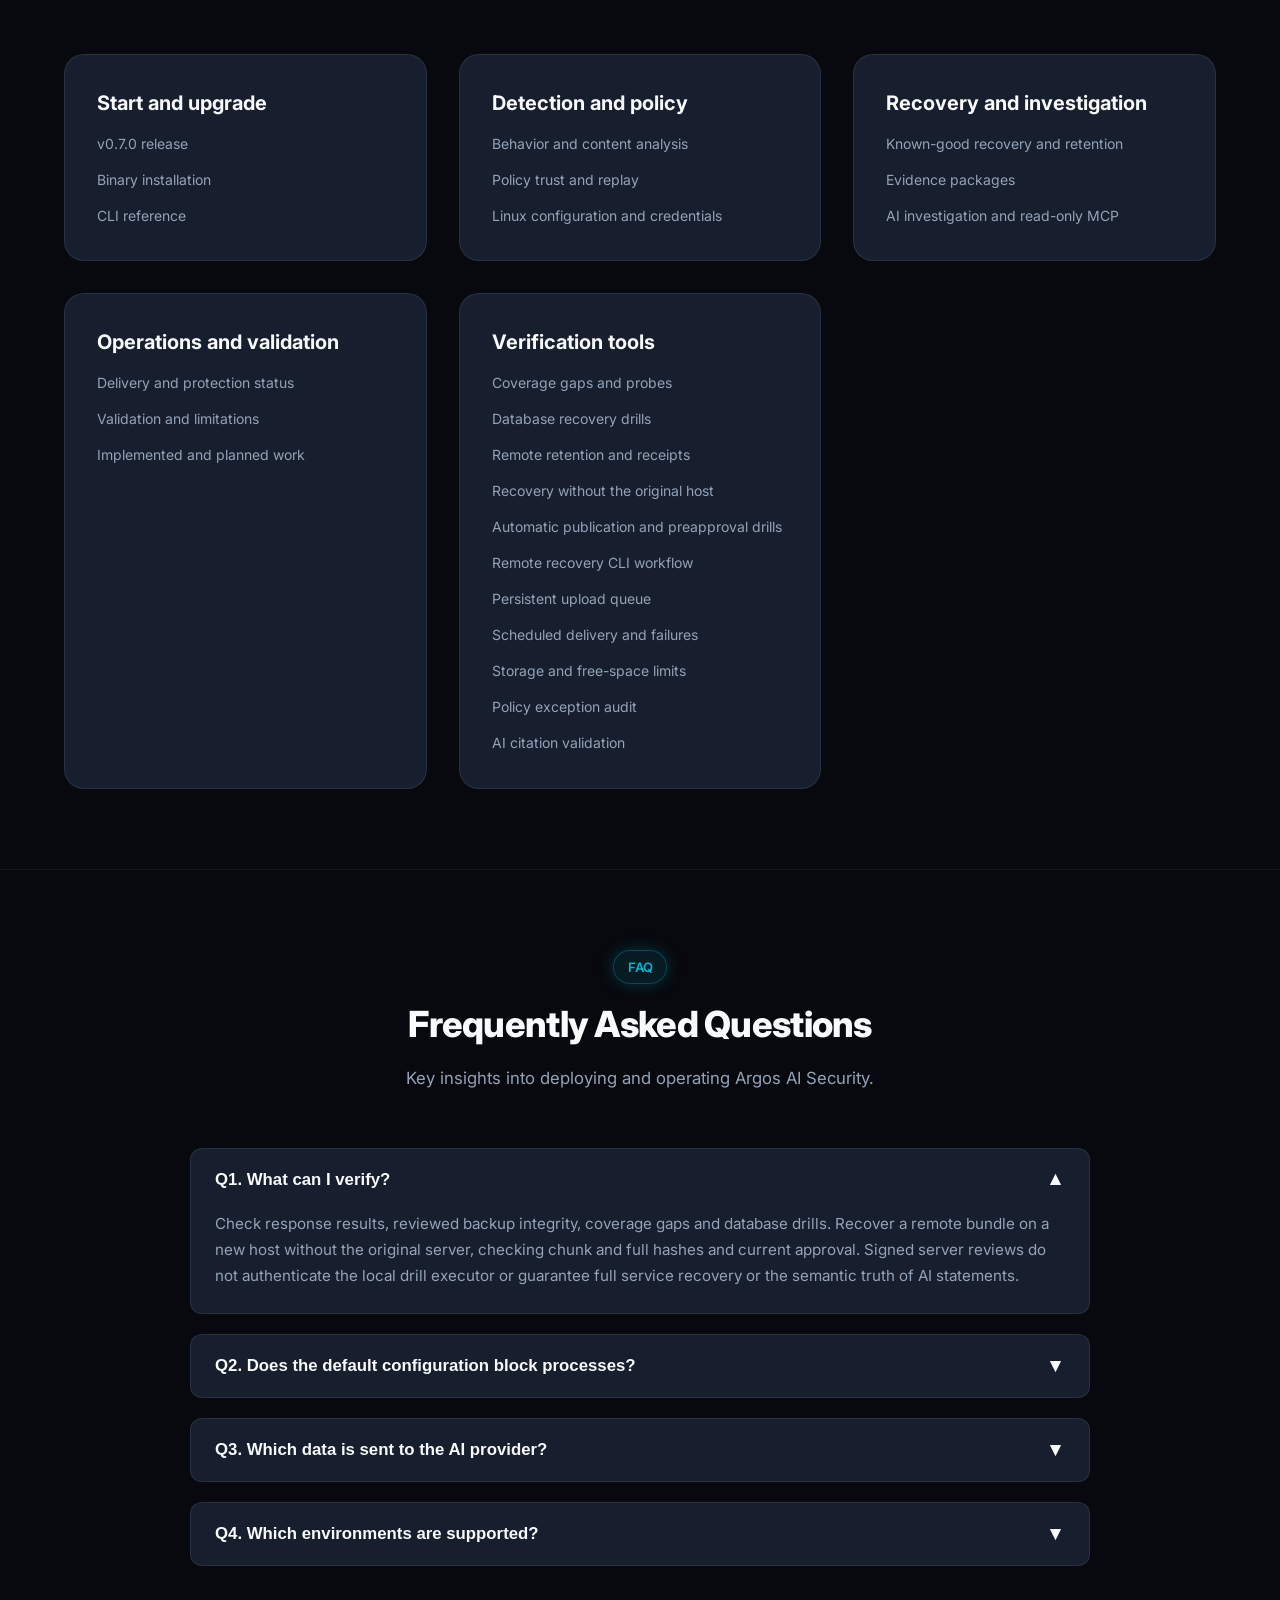
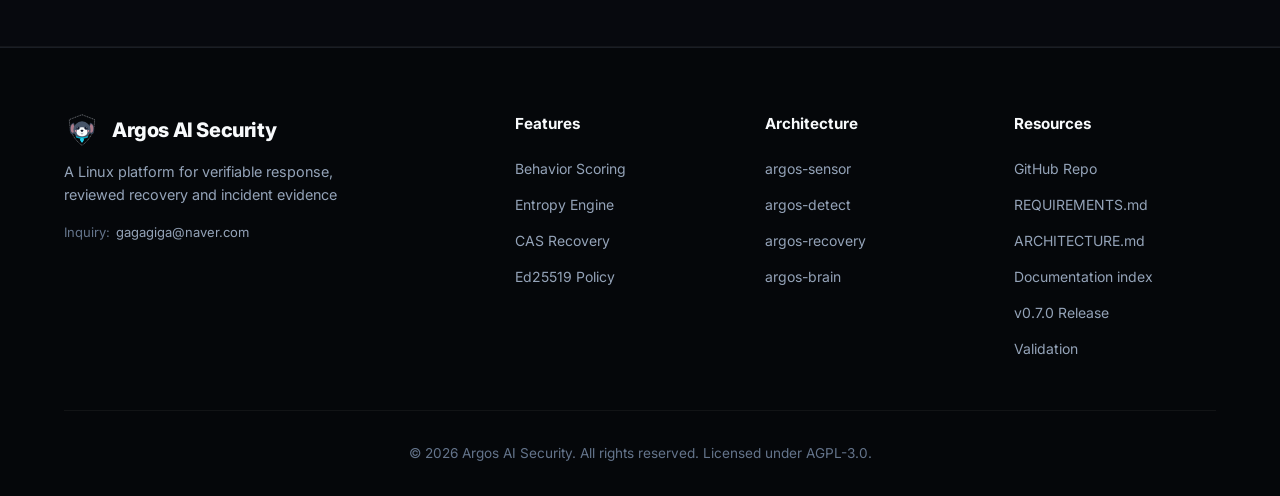
<file: docs/index_en.html>
<!DOCTYPE html>
<html lang="en">
<head>
  <meta charset="UTF-8">
  <meta name="viewport" content="width=device-width, initial-scale=1.0">
  
  <!-- Primary SEO Meta Tags -->
  <title>Argos AI Security v0.7.0 | Verifiable Linux response and recovery</title>
  <meta name="title" content="Argos AI Security v0.7.0 | Verifiable Linux response and recovery">
  <meta name="description" content="Chunked backups up to 1 GiB, remote approval and revocation, and recovery drills without the original server. Linux behavior detection, signed policies, persistent delivery and evidence-based AI.">
  <meta name="keywords" content="Argos AI Security, Linux Server Security, Ransomware Defense, AI Cybersecurity, Behavior Scoring, Shannon Entropy, Content-Addressable Storage, Ed25519 Policy, Ollama, Incident Evidence, Rust Security">
  <meta name="author" content="Argos AI Security Team">
  <meta name="robots" content="index, follow">
  <link rel="canonical" href="https://hkjang.github.io/ArgosAISecurity/index_en.html">

  <link rel="alternate" hreflang="ko" href="https://hkjang.github.io/ArgosAISecurity/">
  <link rel="alternate" hreflang="en" href="https://hkjang.github.io/ArgosAISecurity/index_en.html">

  <!-- Favicon -->
  <link rel="icon" type="image/svg+xml" href="images/logo.svg">

  <!-- Open Graph / Facebook / LinkedIn (SEO) -->
  <meta property="og:type" content="website">
  <meta property="og:url" content="https://hkjang.github.io/ArgosAISecurity/index_en.html">
  <meta property="og:title" content="Argos AI Security v0.7.0 | Verifiable Linux response and recovery">
  <meta property="og:description" content="Chunked backups up to 1 GiB, remote approval and revocation, and recovery drills without the original server. Linux behavior detection, signed policies, persistent delivery and evidence-based AI.">
  <meta property="og:site_name" content="Argos AI Security">

  <!-- Twitter Card (SEO) -->
  <meta name="twitter:card" content="summary">
  <meta name="twitter:url" content="https://hkjang.github.io/ArgosAISecurity/index_en.html">
  <meta name="twitter:title" content="Argos AI Security v0.7.0 | Verifiable Linux response and recovery">
  <meta name="twitter:description" content="Chunked backups up to 1 GiB, remote approval and revocation, and recovery drills without the original server. Linux behavior detection, signed policies, persistent delivery and evidence-based AI.">

  <!-- Stylesheet -->
  <link rel="stylesheet" href="style.css">

  <!-- JSON-LD Structured Data (AEO & Search Engine Schema) -->
  <script type="application/ld+json">{
  "@context": "https://schema.org",
  "@graph": [
    {
      "@type": "SoftwareApplication",
      "name": "Argos AI Security",
      "operatingSystem": "GNU/Linux x86_64 (release binaries: glibc 2.39+)",
      "applicationCategory": "SecurityApplication",
      "description": "Chunked backups up to 1 GiB, remote approval and revocation, and recovery drills without the original server. Linux behavior detection, signed policies, persistent delivery and evidence-based AI.",
      "softwareVersion": "0.6.0",
      "downloadUrl": "https://github.com/hkjang/ArgosAISecurity/releases/tag/v0.7.0",
      "license": "https://github.com/hkjang/ArgosAISecurity/blob/v0.7.0/LICENSE",
      "offers": {
        "@type": "Offer",
        "price": "0",
        "priceCurrency": "USD"
      }
    },
    {
      "@type": "FAQPage",
      "mainEntity": [
        {
          "@type": "Question",
          "name": "What can I verify?",
          "acceptedAnswer": {
            "@type": "Answer",
            "text": "Check response results, reviewed backup integrity, coverage gaps and database drills. Recover a remote bundle on a new host without the original server, checking chunk and full hashes and current approval. Signed server reviews do not authenticate the local drill executor or guarantee full service recovery or the semantic truth of AI statements."
          }
        },
        {
          "@type": "Question",
          "name": "Does the default configuration block processes?",
          "acceptedAnswer": {
            "@type": "Answer",
            "text": "No. auto_block=false is the default, and notify cannot attribute file events to a PID. Blocking requires explicit activation, the default score threshold of 80 plus rule conditions, and verified Linux process identity. Use policy replay and observation mode to assess false positives first."
          }
        },
        {
          "@type": "Question",
          "name": "Which data is sent to the AI provider?",
          "acceptedAnswer": {
            "@type": "Answer",
            "text": "Stored file, detection, process and response evidence goes to the configured provider. File bodies are not sent directly, but paths, command lines and account information can still contain sensitive values. Anthropic uses an external API; Ollama can use your on-premises endpoint. Configure the model ID and review the query scope."
          }
        },
        {
          "@type": "Question",
          "name": "Which environments are supported?",
          "acceptedAnswer": {
            "@type": "Answer",
            "text": "The v0.7.0 binaries target GNU/Linux x86_64 with glibc 2.39 or later. Source builds require Rust 1.86 or later. notify also provides a development path for other operating systems, but this release supplies no Windows/macOS binaries or execution validation. fanotify, process response and isolation need Linux support and permissions."
          }
        }
      ]
    },
    {
      "@type": "Organization",
      "name": "Argos AI Security",
      "url": "https://hkjang.github.io/ArgosAISecurity/",
      "logo": "https://hkjang.github.io/ArgosAISecurity/images/logo.svg",
      "contactPoint": {
        "@type": "ContactPoint",
        "email": "gagagiga@naver.com",
        "contactType": "technical support"
      }
    }
  ]
}</script>
</head>
<body>

  <!-- Glowing Background Effect -->
  <div class="bg-glow"></div>

  <!-- Header / Navigation -->
  <header>
    <div class="container nav-container">
      <a href="#" class="brand">
        <img src="images/logo.svg" alt="Argos AI Security Logo" width="36" height="36">
        <span>Argos AI Security</span>
      </a>

      <nav>
        <ul class="nav-links">
          <li><a href="#features" data-i18n="nav_features">Features</a></li>
          <li><a href="#cli-demo" data-i18n="nav_cli">CLI Demo</a></li>
          <li><a href="#architecture" data-i18n="nav_architecture">Architecture</a></li>
          <li><a href="#documentation" data-i18n="nav_docs">Docs</a></li>
          <li><a href="#faq" data-i18n="nav_faq">FAQ</a></li>
        </ul>
      </nav>

      <button id="mobile-menu-btn" class="mobile-menu-btn" aria-label="Open/Close Menu">
          <svg width="24" height="24" fill="none" stroke="currentColor" viewBox="0 0 24 24"><path stroke-linecap="round" stroke-linejoin="round" stroke-width="2" d="M4 6h16M4 12h16M4 18h16"></path></svg>
        </button>
      <div class="nav-actions">
        <a id="btn-lang-toggle" class="btn-lang" href="index.html" hreflang="ko" aria-label="한국어 페이지">
          <svg width="16" height="16" fill="none" stroke="currentColor" viewBox="0 0 24 24"><path stroke-linecap="round" stroke-linejoin="round" stroke-width="2" d="M3 5h12M9 3v2m1.048 9.5A18.022 18.022 0 016.412 9m6.088 9h7M11 21l5-10 5 10M12.751 5C11.783 11.37 9.198 15.358 6 18.15"></path></svg>
          <span id="lang-text">KO</span>
        </a>
        <a href="https://github.com/hkjang/ArgosAISecurity" target="_blank" rel="noopener" class="btn-primary">
          <svg width="18" height="18" fill="currentColor" viewBox="0 0 24 24"><path fill-rule="evenodd" clip-rule="evenodd" d="M12 2C6.477 2 2 6.484 2 12.017c0 4.425 2.865 8.18 6.839 9.504.5.092.682-.217.682-.483 0-.237-.008-.868-.013-1.703-2.782.605-3.369-1.343-3.369-1.343-.454-1.158-1.11-1.466-1.11-1.466-.908-.62.069-.608.069-.608 1.003.07 1.53 1.032 1.53 1.032.892 1.53 2.341 1.088 2.91.832.092-.647.35-1.088.636-1.338-2.22-.253-4.555-1.113-4.555-4.951 0-1.093.39-1.988 1.029-2.688-.103-.253-.446-1.272.098-2.65 0 0 .84-.27 2.75 1.026A9.564 9.564 0 0112 6.844c.85.004 1.705.115 2.504.337 1.909-1.296 2.747-1.027 2.747-1.027.546 1.379.202 2.398.1 2.651.64.7 1.028 1.595 1.028 2.688 0 3.848-2.339 4.695-4.566 4.943.359.309.678.92.678 1.855 0 1.338-.012 2.419-.012 2.747 0 .268.18.58.688.482A10.019 10.019 0 0022 12.017C22 6.484 17.522 2 12 2z"></path></svg>
          GitHub
        </a>
      </div>
    </div>
  </header>

  <!-- Hero Section -->
  <main>
    <section class="hero">
      <div class="container">
        <div class="badge">
          <span class="badge-dot"></span>
          <span data-i18n="hero_badge">v0.7.0 · Linux security platform</span>
        </div>

        <h1 data-i18n="hero_title">Linux security with verifiable response and recovery<br><span class="text-gradient">Argos AI Security</span></h1>

        <p class="subtitle" data-i18n="hero_subtitle">Resume registered bundle uploads and publication after interruption. Test unapproved backups in isolation, keeping drill results separate from authorization to restore.</p>

        <div class="hero-cta">
          <a href="https://github.com/hkjang/ArgosAISecurity/releases/tag/v0.7.0" class="btn-primary" data-i18n="btn_download">Download v0.7.0</a>
          <a href="#quickstart" class="btn-primary" data-i18n="btn_quickstart">Quick Start Guide</a>
          <a href="#cli-demo" class="btn-secondary" data-i18n="btn_demo">Interactive CLI Demo</a>
        </div>

        <!-- Metrics Bar -->
        <div class="metrics-bar">
          <div class="metric-item">
            <div class="metric-value text-gradient" data-i18n="metric_time">v0.7.0</div>
            <div class="metric-label" data-i18n="metric_time_label">Published release</div>
          </div>
          <div class="metric-item">
            <div class="metric-value text-gradient" data-i18n="metric_recovery">16 MiB</div>
            <div class="metric-label" data-i18n="metric_recovery_label">Chunks for backups up to 1 GiB</div>
          </div>
          <div class="metric-item">
            <div class="metric-value text-gradient" data-i18n="metric_policy">Ed25519</div>
            <div class="metric-label" data-i18n="metric_policy_label">Signature, version and time checks</div>
          </div>
          <div class="metric-item">
            <div class="metric-value text-gradient" data-i18n="metric_ai">Ollama</div>
            <div class="metric-label" data-i18n="metric_ai_label">Anthropic or on-premises AI</div>
          </div>
        </div>
      </div>
    </section>

    <!-- Core Features Grid Section -->
    <section id="features">
      <div class="container">
        <div class="section-header">
          <span class="badge" style="background: rgba(59, 130, 246, 0.1); color: var(--secondary); border-color: rgba(59, 130, 246, 0.3);">Core Pillars</span>
          <h2 class="section-title" data-i18n="sec_features_title">Detection, investigation and recovery</h2>
          <p class="section-desc" data-i18n="sec_features_desc">Automatic blocking is off by default. Compare policies against recorded events and review recovery points before expanding deployment.</p>
        </div>

        <div class="features-grid">
          <!-- Feature 1 -->
          <div class="feature-card">
            <div class="feature-icon">
              <svg width="24" height="24" fill="none" stroke="currentColor" viewBox="0 0 24 24"><path stroke-linecap="round" stroke-linejoin="round" stroke-width="2" d="M13 10V3L4 14h7v7l9-11h-7z"></path></svg>
            </div>
            <h3 data-i18n="feat1_title">Behavior and Linux configuration analysis</h3>
            <p data-i18n="feat1_desc">Combine notify/fanotify and /proc observations with optional time windows and Linux configuration analysis. Check path and mount gaps separately, and confirm a probe event reaches the database.</p>
            <span class="feature-tag">argos-sensor + argos-detect</span>
          </div>

          <!-- Feature 2 -->
          <div class="feature-card">
            <div class="feature-icon">
              <svg width="24" height="24" fill="none" stroke="currentColor" viewBox="0 0 24 24"><path stroke-linecap="round" stroke-linejoin="round" stroke-width="2" d="M9 12l2 2 4-4m5.618-4.016A11.955 11.955 0 0112 2.944a11.955 11.955 0 01-8.618 3.04A12.02 12.02 0 003 9c0 5.591 3.824 10.29 9 11.622 5.176-1.332 9-6.03 9-11.622 0-1.042-.133-2.052-.382-3.016z"></path></svg>
            </div>
            <h3 data-i18n="feat2_title">Content samples and entropy</h3>
            <p data-i18n="feat2_desc">The default reads up to 64 KiB from the beginning. Optional sampling divides a read budget across the beginning, middle and end and compares prior observations and file types. It does not inspect every byte.</p>
            <span class="feature-tag">Shannon Entropy Engine</span>
          </div>

          <!-- Feature 3 -->
          <div class="feature-card">
            <div class="feature-icon">
              <svg width="24" height="24" fill="none" stroke="currentColor" viewBox="0 0 24 24"><path stroke-linecap="round" stroke-linejoin="round" stroke-width="2" d="M4 4v5h.582m15.356 2A8.001 8.001 0 004.582 9m0 0H9m11 11v-5h-.581m0 0a8.003 8.003 0 01-15.357-2m15.357 2H15"></path></svg>
            </div>
            <h3 data-i18n="feat3_title">Isolated drills before approval</h3>
            <p data-i18n="feat3_desc">Test unknown backups in isolation and recheck remote approval. A successful drill does not authorize a production restore. Normal recovery continues to require a current good review.</p>
            <span class="feature-tag">argos-vault + argos-recovery</span>
          </div>

          <!-- Feature 4 -->
          <div class="feature-card">
            <div class="feature-icon">
              <svg width="24" height="24" fill="none" stroke="currentColor" viewBox="0 0 24 24"><path stroke-linecap="round" stroke-linejoin="round" stroke-width="2" d="M12 15v2m-6 4h12a2 2 0 002-2v-6a2 2 0 00-2-2H6a2 2 0 00-2 2v6a2 2 0 002 2zm10-10V7a4 4 0 00-8 0v4h8z"></path></svg>
            </div>
            <h3 data-i18n="feat4_title">Signed policies and preflight comparison</h3>
            <p data-i18n="feat4_desc">Check signatures, versions, validity, targets and key IDs. Replay recorded events to compare policies and examine exception matches, expiry, scope and removal impact.</p>
            <span class="feature-tag">argos-policy (Ed25519)</span>
          </div>

          <!-- Feature 5 -->
          <div class="feature-card">
            <div class="feature-icon">
              <svg width="24" height="24" fill="none" stroke="currentColor" viewBox="0 0 24 24"><path stroke-linecap="round" stroke-linejoin="round" stroke-width="2" d="M9.663 17h4.673M12 3v1m6.364 1.636l-.707.707M21 12h-1M4 12H3m3.343-5.657l-.707-.707m2.828 9.9a5 5 0 117.072 0l-.548.547A3.374 3.374 0 0014 18.469V19a2 2 0 01-2 2h-1.686a2 2 0 01-1.996-1.854l-.066-.677a3.374 3.374 0 00-1.042-2.127l-.547-.547z"></path></svg>
            </div>
            <h3 data-i18n="feat5_title">Evidence-based AI and export</h3>
            <p data-i18n="feat5_desc">Validate AI citations against evidence and persist bundle manifests with upload jobs for automatic publication. Reserve capacity for revocation records and isolate attributable bundle failures.</p>
            <span class="feature-tag">argos-brain (Claude API)</span>
          </div>

          <!-- Feature 6 -->
          <div class="feature-card">
            <div class="feature-icon">
              <svg width="24" height="24" fill="none" stroke="currentColor" viewBox="0 0 24 24"><path stroke-linecap="round" stroke-linejoin="round" stroke-width="2" d="M18.364 18.364A9 9 0 005.636 5.636m12.728 12.728A9 9 0 015.636 5.636m12.728 12.728L5.636 5.636"></path></svg>
            </div>
            <h3 data-i18n="feat6_title">Process response and network isolation</h3>
            <p data-i18n="feat6_desc">With blocking enabled on Linux, verify PID, start time and boot ID before termination and record the result. Separate IPv4/IPv6 isolation commands allow only explicit management connections.</p>
            <span class="feature-tag">argos-response (Linux)</span>
          </div>
        </div>
      </div>
    </section>

    <!-- Interactive CLI Simulator Section -->
    <section id="cli-demo">
      <div class="container">
        <div class="section-header">
          <span class="badge">Interactive CLI</span>
          <h2 class="section-title" data-i18n="sec_cli_title">Explore the CLI workflow</h2>
          <p class="section-desc" data-i18n="sec_cli_desc">Illustrative data and abbreviated explanations only. This page does not connect to a server or run commands. Outputs are not latency, detection-rate or recovery-rate measurements; English text translates the Korean CLI.</p>
        </div>

        <div class="cli-container">
          <div class="cli-header">
            <div class="window-dots">
              <span class="dot red"></span>
              <span class="dot yellow"></span>
              <span class="dot green"></span>
            </div>
            <div class="cli-tabs" style="flex-wrap: wrap;">
              <button class="cli-tab active" data-cli="status">argos status</button>
              <button class="cli-tab" data-cli="policy">argos policy</button>
              <button class="cli-tab" data-cli="restore">argos restore</button>
              <button class="cli-tab" data-cli="bundle">argos vault bundle</button>
              <button class="cli-tab" data-cli="explain">argos ask</button>
              <button class="cli-tab" data-cli="evidence">argos evidence-export</button>
            </div>
          </div>

          <div class="cli-body" id="cli-output-container">
            <div><span class="cli-prompt">demo@argos:~$</span> <span class="cli-cmd">argos --config argos.toml status</span></div>
            <div class="cli-output">[Translated excerpt using the example configuration]
Sensor        : Notify
Auto-block    : Disabled (detection only)
Central       : Standalone

Check actual heartbeat and protection metrics from your agent.
No detections and interrupted monitoring are different states.</div>
          </div>
        </div>
      </div>
    </section>

    <!-- System Architecture Diagram Section -->
    <section id="architecture">
      <div class="container">
        <div class="section-header">
          <span class="badge" style="background: rgba(139, 92, 246, 0.1); color: var(--accent-purple); border-color: rgba(139, 92, 246, 0.3);">Rust Workspace</span>
          <h2 class="section-title" data-i18n="sec_arch_title">Separate collection, decisions and retention</h2>
          <p class="section-desc" data-i18n="sec_arch_desc">Response decisions are independent of alert suppression. Backup, incident retention and central delivery use separate workers. Production throughput needs validation in your deployment.</p>
        </div>

        <div class="arch-diagram">
          <div class="arch-node">
            <h4 data-i18n="arch_sensor">argos-sensor</h4>
            <p data-i18n="arch_sensor_desc">notify / fanotify file events and /proc identity, UID/GID and capability observations</p>
          </div>

          <div class="arch-node">
            <h4 data-i18n="arch_detect">argos-detect</h4>
            <p data-i18n="arch_detect_desc">Sensor-aware scoring, content samples and optional time-window and ancestry aggregation</p>
          </div>

          <div class="arch-node">
            <h4 data-i18n="arch_recovery">argos-recovery</h4>
            <p data-i18n="arch_recovery_desc">Known-good review, previews, recovery tests and independent incident retention</p>
          </div>

          <div class="arch-node">
            <h4 data-i18n="arch_response">argos-response</h4>
            <p data-i18n="arch_response_desc">pidfd identity checks, termination audit and IPv4/IPv6 isolation</p>
          </div>

          <div class="arch-node">
            <h4 data-i18n="arch_brain">argos-brain</h4>
            <p data-i18n="arch_brain_desc">Time-bounded evidence and AI explanations with Anthropic or Ollama</p>
          </div>

          <div class="arch-node">
            <h4 data-i18n="arch_policy">argos-policy</h4>
            <p data-i18n="arch_policy_desc">Signature, version, validity and target checks; rollback as an approved new version</p>
          </div>
        </div>
      </div>
    </section>

    <!-- Quickstart Code Section -->
    <section id="quickstart">
      <div class="container">
        <div class="section-header">
          <span class="badge">Quick Start</span>
          <h2 class="section-title">Quick start with v0.7.0</h2>
          <p class="section-desc">Release binaries: GNU/Linux x86_64, glibc 2.39+. Source builds: Rust 1.86+.</p>
          <p><a href="INSTALL_BINARY.md">Installation and upgrade</a> · <a href="FEATURE_AI.md">Configure an AI provider and explicit model ID</a></p>
        </div>
        <div style="background: #090d16; border: 1px solid var(--border-color); border-radius: var(--radius-lg); padding: 2rem; font-family: var(--font-mono); font-size: 0.9rem; color: #e2e8f0; overflow-x: auto;">
          <div style="color: var(--text-dim); margin: 1rem 0 0.5rem;"># 1. Download both release files and verify the archive</div>
<div style="color: #38bdf8;">curl -fLO https://github.com/hkjang/ArgosAISecurity/releases/download/v0.7.0/argos-v0.7.0-linux-x86_64-gnu.tar.gz</div>
<div style="color: #38bdf8;">curl -fLO https://github.com/hkjang/ArgosAISecurity/releases/download/v0.7.0/SHA256SUMS</div>
<div style="color: #38bdf8;">sha256sum -c SHA256SUMS</div>
<div style="color: var(--text-dim); margin: 1rem 0 0.5rem;"># 2. Extract and configure paths before starting</div>
<div style="color: #38bdf8;">tar -xzf argos-v0.7.0-linux-x86_64-gnu.tar.gz</div>
<div style="color: #38bdf8;">cd argos-v0.7.0-linux-x86_64-gnu</div>
<div style="color: #38bdf8;">cp config/argos.example.toml argos.toml</div>
<div style="color: var(--text-dim); margin: 1rem 0 0.5rem;"># 3. Run with automatic blocking disabled</div>
<div style="color: #38bdf8;">./bin/argos-agent --config argos.toml</div>
<div style="color: var(--text-dim); margin: 1rem 0 0.5rem;"># 4. In another terminal, from the same directory</div>
<div style="color: #38bdf8;">./bin/argos --config argos.toml status</div>
        </div>
      </div>
    </section>

<section id="documentation"><div class="container"><div class="section-header"><span class="badge">v0.7.0</span><h2 class="section-title">Documentation</h2><p class="section-desc">Configuration, verification commands and known limits. Detailed repository documents are currently in Korean.</p></div><div class="features-grid"><div class="feature-card"><h3>Start and upgrade</h3><ul class="footer-links"><li><a href="https://github.com/hkjang/ArgosAISecurity/releases/tag/v0.7.0">v0.7.0 release</a></li><li><a href="INSTALL_BINARY.md">Binary installation</a></li><li><a href="SERVICE_CLI.md">CLI reference</a></li></ul></div>
<div class="feature-card"><h3>Detection and policy</h3><ul class="footer-links"><li><a href="FEATURE_DETECTION.md">Behavior and content analysis</a></li><li><a href="FEATURE_POLICY.md">Policy trust and replay</a></li><li><a href="FEATURE_LINUX_ANALYSIS.md">Linux configuration and credentials</a></li></ul></div>
<div class="feature-card"><h3>Recovery and investigation</h3><ul class="footer-links"><li><a href="FEATURE_RECOVERY.md">Known-good recovery and retention</a></li><li><a href="FEATURE_EVIDENCE_PACKAGE.md">Evidence packages</a></li><li><a href="FEATURE_AI.md">AI investigation and read-only MCP</a></li></ul></div>
<div class="feature-card"><h3>Operations and validation</h3><ul class="footer-links"><li><a href="FEATURE_RELIABILITY.md">Delivery and protection status</a></li><li><a href="PLATFORM_VALIDATION.md">Validation and limitations</a></li><li><a href="ROADMAP.md">Implemented and planned work</a></li></ul></div><div class="feature-card"><h3>Verification tools</h3><ul class="footer-links"><li><a href="FEATURE_COVERAGE.md">Coverage gaps and probes</a></li><li><a href="FEATURE_SERVICE_RECOVERY.md">Database recovery drills</a></li><li><a href="FEATURE_REMOTE_VAULT.md">Remote retention and receipts</a></li><li><a href="FEATURE_RECOVERY_BUNDLE.md">Recovery without the original host</a></li><li><a href="FEATURE_BUNDLE_OPERATIONS.md">Automatic publication and preapproval drills</a></li><li><a href="FEATURE_RECOVERY_BUNDLE_CLI.md">Remote recovery CLI workflow</a></li><li><a href="FEATURE_VAULT_QUEUE.md">Persistent upload queue</a></li><li><a href="FEATURE_VAULT_SCHEDULER.md">Scheduled delivery and failures</a></li><li><a href="FEATURE_VAULT_CAPACITY.md">Storage and free-space limits</a></li><li><a href="FEATURE_EXCEPTION_AUDIT.md">Policy exception audit</a></li><li><a href="FEATURE_AI_VALIDATION.md">AI citation validation</a></li></ul></div></div></div></section>

    <!-- FAQ Accordion Section -->
    <section id="faq">
      <div class="container">
        <div class="section-header">
          <span class="badge">FAQ</span>
          <h2 class="section-title" data-i18n="sec_faq_title">Frequently Asked Questions</h2>
          <p class="section-desc" data-i18n="sec_faq_desc">Key insights into deploying and operating Argos AI Security.</p>
        </div>

        <div class="faq-grid">
          <!-- Q1 -->
          <div class="faq-item active">
            <button class="faq-question">
              <span data-i18n="faq1_q">Q1. What can I verify?</span>
              <span class="faq-icon">▼</span>
            </button>
            <div class="faq-answer" data-i18n="faq1_a">Check response results, reviewed backup integrity, coverage gaps and database drills. Recover a remote bundle on a new host without the original server, checking chunk and full hashes and current approval. Signed server reviews do not authenticate the local drill executor or guarantee full service recovery or the semantic truth of AI statements.</div>
          </div>

          <!-- Q2 -->
          <div class="faq-item">
            <button class="faq-question">
              <span data-i18n="faq2_q">Q2. Does the default configuration block processes?</span>
              <span class="faq-icon">▼</span>
            </button>
            <div class="faq-answer" data-i18n="faq2_a">No. auto_block=false is the default, and notify cannot attribute file events to a PID. Blocking requires explicit activation, the default score threshold of 80 plus rule conditions, and verified Linux process identity. Use policy replay and observation mode to assess false positives first.</div>
          </div>

          <!-- Q3 -->
          <div class="faq-item">
            <button class="faq-question">
              <span data-i18n="faq3_q">Q3. Which data is sent to the AI provider?</span>
              <span class="faq-icon">▼</span>
            </button>
            <div class="faq-answer" data-i18n="faq3_a">Stored file, detection, process and response evidence goes to the configured provider. File bodies are not sent directly, but paths, command lines and account information can still contain sensitive values. Anthropic uses an external API; Ollama can use your on-premises endpoint. Configure the model ID and review the query scope.</div>
          </div>

          <!-- Q4 -->
          <div class="faq-item">
            <button class="faq-question">
              <span data-i18n="faq4_q">Q4. Which environments are supported?</span>
              <span class="faq-icon">▼</span>
            </button>
            <div class="faq-answer" data-i18n="faq4_a">The v0.7.0 binaries target GNU/Linux x86_64 with glibc 2.39 or later. Source builds require Rust 1.86 or later. notify also provides a development path for other operating systems, but this release supplies no Windows/macOS binaries or execution validation. fanotify, process response and isolation need Linux support and permissions.</div>
          </div>
        </div>
      </div>
    </section>
  </main>

  <!-- Footer & Contact Section -->
  <footer>
    <div class="container">
      <div class="footer-grid">
        <div class="footer-brand">
          <a href="#" class="brand">
            <img src="images/logo.svg" alt="Argos AI Security Logo" width="32" height="32">
            <span>Argos AI Security</span>
          </a>
          <p data-i18n="footer_tagline">A Linux platform for verifiable response, reviewed recovery and incident evidence</p>
          
          <!-- Subtle Contact Link requested by user -->
          <div class="contact-inquiry">
            <span data-i18n="footer_quick_inquiry">Inquiry:</span>
            <a href="mailto:gagagiga@naver.com">gagagiga@naver.com</a>
          </div>
        </div>

        <div class="footer-col">
          <h5 data-i18n="nav_features">Features</h5>
          <ul class="footer-links">
            <li><a href="#features">Behavior Scoring</a></li>
            <li><a href="#features">Entropy Engine</a></li>
            <li><a href="#features">CAS Recovery</a></li>
            <li><a href="#features">Ed25519 Policy</a></li>
          </ul>
        </div>

        <div class="footer-col">
          <h5 data-i18n="nav_architecture">Architecture</h5>
          <ul class="footer-links">
            <li><a href="#architecture">argos-sensor</a></li>
            <li><a href="#architecture">argos-detect</a></li>
            <li><a href="#architecture">argos-recovery</a></li>
            <li><a href="#architecture">argos-brain</a></li>
          </ul>
        </div>

        <div class="footer-col">
          <h5>Resources</h5>
          <ul class="footer-links">
            <li><a href="https://github.com/hkjang/ArgosAISecurity" target="_blank" rel="noopener">GitHub Repo</a></li>
            <li><a href="REQUIREMENTS.md" target="_blank">REQUIREMENTS.md</a></li>
            <li><a href="ARCHITECTURE.md" target="_blank">ARCHITECTURE.md</a></li>
            <li><a href="#documentation">Documentation index</a></li>
            <li><a href="https://github.com/hkjang/ArgosAISecurity/releases/tag/v0.7.0">v0.7.0 Release</a></li>
            <li><a href="PLATFORM_VALIDATION.md">Validation</a></li>
          </ul>
        </div>
      </div>

      <div class="footer-bottom">
        <p data-i18n="footer_rights">© 2026 Argos AI Security. All rights reserved. Licensed under AGPL-3.0.</p>
      </div>
    </div>
  </footer>

  <!-- App Script -->
  <script src="app.js"></script>
</body>
</html>
</file>
<file: docs/style.css>
/* Argos AI Security - Promotional & Documentation Stylesheet */
@import url('https://fonts.googleapis.com/css2?family=Inter:wght@300;400;500;600;700;800&family=JetBrains+Mono:wght@400;500;600&family=Noto+Sans+KR:wght@300;400;500;700;800&display=swap');

:root {
  --bg-dark: #07090e;
  --bg-surface: #0f172a;
  --bg-card: rgba(30, 41, 59, 0.7);
  --bg-card-hover: rgba(47, 63, 90, 0.8);
  --border-color: rgba(148, 163, 184, 0.15);
  --border-glow: rgba(6, 182, 212, 0.4);
  
  --primary: #06b6d4;
  --primary-glow: rgba(6, 182, 212, 0.25);
  --primary-hover: #22d3ee;
  
  --secondary: #3b82f6;
  --secondary-glow: rgba(59, 130, 246, 0.25);
  
  --accent-green: #10b981;
  --accent-red: #f43f5e;
  --accent-purple: #8b5cf6;
  --accent-amber: #f59e0b;

  --text-main: #f8fafc;
  --text-muted: #94a3b8;
  --text-dim: #64748b;
  
  --font-sans: 'Inter', 'Noto Sans KR', -apple-system, BlinkMacSystemFont, sans-serif;
  --font-mono: 'JetBrains Mono', monospace;

  --max-width: 1200px;
  --radius-sm: 6px;
  --radius-md: 12px;
  --radius-lg: 20px;
  --transition: all 0.3s cubic-bezier(0.4, 0, 0.2, 1);
}

/* Light Theme Variables */
[data-theme="light"] {
  --bg-dark: #f8fafc;
  --bg-surface: #ffffff;
  --bg-card: rgba(241, 245, 249, 0.8);
  --bg-card-hover: rgba(226, 232, 240, 0.9);
  --border-color: rgba(100, 116, 139, 0.2);
  --text-main: #0f172a;
  --text-muted: #475569;
  --text-dim: #94a3b8;
}

* {
  margin: 0;
  padding: 0;
  box-sizing: border-box;
}

html {
  scroll-behavior: smooth;
  font-size: 16px;
}

body {
  font-family: var(--font-sans);
  background-color: var(--bg-dark);
  color: var(--text-main);
  line-height: 1.6;
  overflow-x: hidden;
  position: relative;
}

/* Background Glowing Elements */
.bg-glow {
  position: absolute;
  top: -150px;
  left: 50%;
  transform: translateX(-50%);
  width: 1000px;
  height: 600px;
  background: radial-gradient(circle, rgba(6, 182, 212, 0.15) 0%, rgba(59, 130, 246, 0.08) 40%, rgba(7, 9, 14, 0) 70%);
  pointer-events: none;
  z-index: 0;
}

/* Utility Classes */
.container {
  max-width: var(--max-width);
  margin: 0 auto;
  padding: 0 1.5rem;
  position: relative;
  z-index: 1;
}

.text-gradient {
  background: linear-gradient(135deg, #38bdf8 0%, #06b6d4 50%, #818cf8 100%);
  -webkit-background-clip: text;
  -webkit-text-fill-color: transparent;
}

.text-gradient-red {
  background: linear-gradient(135deg, #fb7185 0%, #f43f5e 50%, #e11d48 100%);
  -webkit-background-clip: text;
  -webkit-text-fill-color: transparent;
}

.badge {
  display: inline-flex;
  align-items: center;
  gap: 0.5rem;
  padding: 0.35rem 0.85rem;
  border-radius: 9999px;
  font-size: 0.8125rem;
  font-weight: 600;
  background: rgba(6, 182, 212, 0.1);
  color: var(--primary);
  border: 1px solid rgba(6, 182, 212, 0.3);
  box-shadow: 0 0 15px var(--primary-glow);
}

.badge-dot {
  width: 7px;
  height: 7px;
  border-radius: 50%;
  background-color: var(--primary);
  animation: pulse-dot 1.5s infinite;
}

@keyframes pulse-dot {
  0%, 100% { transform: scale(1); opacity: 1; }
  50% { transform: scale(1.4); opacity: 0.6; }
}

/* Header & Nav */
header {
  position: sticky;
  top: 0;
  z-index: 100;
  backdrop-filter: blur(16px);
  -webkit-backdrop-filter: blur(16px);
  background: rgba(7, 9, 14, 0.8);
  border-bottom: 1px solid var(--border-color);
  transition: var(--transition);
}

.nav-container {
  display: flex;
  align-items: center;
  justify-content: space-between;
  height: 72px;
}

.brand {
  display: flex;
  align-items: center;
  gap: 0.75rem;
  text-decoration: none;
  color: var(--text-main);
  font-weight: 800;
  font-size: 1.25rem;
  letter-spacing: -0.02em;
}

.brand img {
  width: 36px;
  height: 36px;
}

.nav-links {
  display: flex;
  align-items: center;
  gap: 1.75rem;
  list-style: none;
}

.nav-links a {
  text-decoration: none;
  color: var(--text-muted);
  font-size: 0.9375rem;
  font-weight: 500;
  transition: var(--transition);
}

.nav-links a:hover {
  color: var(--primary);
}

.nav-actions {
  display: flex;
  align-items: center;
  gap: 1rem;
}

.btn-lang {
  background: rgba(255, 255, 255, 0.05);
  border: 1px solid var(--border-color);
  color: var(--text-main);
  padding: 0.4rem 0.8rem;
  border-radius: var(--radius-sm);
  font-size: 0.85rem;
  font-weight: 600;
  cursor: pointer;
  display: flex;
  align-items: center;
  gap: 0.4rem;
  transition: var(--transition);
}

.btn-lang:hover {
  background: rgba(6, 182, 212, 0.15);
  border-color: var(--primary);
}

.btn-primary {
  display: inline-flex;
  align-items: center;
  justify-content: center;
  gap: 0.5rem;
  background: linear-gradient(135deg, var(--primary) 0%, #0284c7 100%);
  color: #ffffff;
  padding: 0.65rem 1.35rem;
  border-radius: var(--radius-md);
  font-size: 0.9375rem;
  font-weight: 600;
  text-decoration: none;
  border: none;
  cursor: pointer;
  box-shadow: 0 4px 20px var(--primary-glow);
  transition: var(--transition);
}

.btn-primary:hover {
  transform: translateY(-2px);
  box-shadow: 0 6px 25px rgba(6, 182, 212, 0.4);
}

.btn-secondary {
  display: inline-flex;
  align-items: center;
  justify-content: center;
  gap: 0.5rem;
  background: rgba(255, 255, 255, 0.05);
  border: 1px solid var(--border-color);
  color: var(--text-main);
  padding: 0.65rem 1.35rem;
  border-radius: var(--radius-md);
  font-size: 0.9375rem;
  font-weight: 600;
  text-decoration: none;
  cursor: pointer;
  transition: var(--transition);
}

.btn-secondary:hover {
  background: rgba(255, 255, 255, 0.1);
  border-color: var(--text-muted);
}

/* Hero Section */
.hero {
  padding: 5rem 0 4rem;
  text-align: center;
}

.hero h1 {
  font-size: 3.25rem;
  font-weight: 800;
  line-height: 1.2;
  margin: 1.5rem 0 1.25rem;
  letter-spacing: -0.03em;
}

.hero p.subtitle {
  font-size: 1.2rem;
  color: var(--text-muted);
  max-width: 800px;
  margin: 0 auto 2.5rem;
  font-weight: 400;
}

.hero-cta {
  display: flex;
  align-items: center;
  justify-content: center;
  gap: 1rem;
  margin-bottom: 3.5rem;
  flex-wrap: wrap;
}

/* Hero Metrics Bar */
.metrics-bar {
  display: grid;
  grid-template-columns: repeat(4, 1fr);
  gap: 1.5rem;
  background: var(--bg-card);
  border: 1px solid var(--border-color);
  backdrop-filter: blur(12px);
  padding: 1.75rem;
  border-radius: var(--radius-lg);
  margin-top: 2rem;
}

.metric-item {
  text-align: center;
}

.metric-value {
  font-size: 2.25rem;
  font-weight: 800;
  color: var(--primary);
  font-family: var(--font-mono);
  margin-bottom: 0.25rem;
}

.metric-label {
  font-size: 0.875rem;
  color: var(--text-muted);
  font-weight: 500;
}

/* Section Common */
section {
  padding: 5rem 0;
  border-bottom: 1px solid rgba(255, 255, 255, 0.05);
}

.section-header {
  text-align: center;
  max-width: 700px;
  margin: 0 auto 3.5rem;
}

.section-title {
  font-size: 2.25rem;
  font-weight: 800;
  margin-top: 0.75rem;
  letter-spacing: -0.02em;
}

.section-desc {
  font-size: 1.05rem;
  color: var(--text-muted);
  margin-top: 0.75rem;
}

/* Features Grid */
.features-grid {
  display: grid;
  grid-template-columns: repeat(auto-fit, minmax(340px, 1fr));
  gap: 2rem;
}

.feature-card {
  background: var(--bg-card);
  border: 1px solid var(--border-color);
  border-radius: var(--radius-lg);
  padding: 2rem;
  transition: var(--transition);
  position: relative;
  overflow: hidden;
}

.feature-card::before {
  content: '';
  position: absolute;
  top: 0;
  left: 0;
  width: 100%;
  height: 3px;
  background: linear-gradient(90deg, transparent, var(--primary), transparent);
  opacity: 0;
  transition: var(--transition);
}

.feature-card:hover {
  transform: translateY(-5px);
  border-color: var(--border-glow);
  box-shadow: 0 10px 30px rgba(6, 182, 212, 0.1);
}

.feature-card:hover::before {
  opacity: 1;
}

.feature-icon {
  width: 52px;
  height: 52px;
  border-radius: var(--radius-md);
  background: rgba(6, 182, 212, 0.1);
  border: 1px solid rgba(6, 182, 212, 0.2);
  display: flex;
  align-items: center;
  justify-content: center;
  color: var(--primary);
  font-size: 1.5rem;
  margin-bottom: 1.25rem;
}

.feature-card h3 {
  font-size: 1.25rem;
  font-weight: 700;
  margin-bottom: 0.75rem;
}

.feature-card p {
  color: var(--text-muted);
  font-size: 0.95rem;
  line-height: 1.6;
}

.feature-tag {
  display: inline-block;
  font-size: 0.75rem;
  font-family: var(--font-mono);
  color: var(--primary);
  background: rgba(6, 182, 212, 0.1);
  padding: 0.2rem 0.6rem;
  border-radius: 4px;
  margin-top: 1rem;
}

/* Interactive CLI Demo Section */
.cli-container {
  background: #090d16;
  border: 1px solid var(--border-color);
  border-radius: var(--radius-lg);
  overflow: hidden;
  box-shadow: 0 20px 50px rgba(0, 0, 0, 0.5);
}

.cli-header {
  background: #0f172a;
  padding: 0.75rem 1.25rem;
  display: flex;
  align-items: center;
  justify-content: space-between;
  border-bottom: 1px solid var(--border-color);
}

.window-dots {
  display: flex;
  gap: 8px;
}

.dot {
  width: 12px;
  height: 12px;
  border-radius: 50%;
}
.dot.red { background: #ef4444; }
.dot.yellow { background: #f59e0b; }
.dot.green { background: #10b981; }

.cli-tabs {
  display: flex;
  gap: 0.5rem;
}

.cli-tab {
  background: transparent;
  border: none;
  color: var(--text-muted);
  font-family: var(--font-mono);
  font-size: 0.85rem;
  padding: 0.4rem 0.8rem;
  border-radius: var(--radius-sm);
  cursor: pointer;
  transition: var(--transition);
}

.cli-tab.active, .cli-tab:hover {
  background: rgba(255, 255, 255, 0.08);
  color: var(--text-main);
}

.cli-body {
  padding: 1.5rem;
  font-family: var(--font-mono);
  font-size: 0.9rem;
  line-height: 1.6;
  color: #e2e8f0;
  min-height: 320px;
  max-height: 480px;
  overflow-y: auto;
}

.cli-prompt {
  color: var(--accent-green);
  font-weight: 600;
}

.cli-cmd {
  color: #38bdf8;
  font-weight: 600;
}

.cli-output {
  margin-top: 0.5rem;
  margin-bottom: 1.5rem;
  white-space: pre-wrap;
  color: #cbd5e1;
}

.cli-highlight-critical {
  color: #f43f5e;
  font-weight: bold;
}
.cli-highlight-success {
  color: #10b981;
  font-weight: bold;
}
.cli-highlight-info {
  color: #38bdf8;
}

/* Architecture Flowchart */
.arch-diagram {
  background: var(--bg-card);
  border: 1px solid var(--border-color);
  border-radius: var(--radius-lg);
  padding: 2.5rem;
  display: grid;
  grid-template-columns: repeat(3, 1fr);
  gap: 1.5rem;
  position: relative;
}

.arch-node {
  background: rgba(15, 23, 42, 0.9);
  border: 1px solid var(--border-color);
  border-radius: var(--radius-md);
  padding: 1.5rem;
  text-align: center;
  transition: var(--transition);
}

.arch-node:hover {
  border-color: var(--primary);
  box-shadow: 0 0 20px var(--primary-glow);
}

.arch-node h4 {
  font-size: 1.1rem;
  color: var(--primary);
  margin-bottom: 0.5rem;
  font-family: var(--font-mono);
}

.arch-node p {
  font-size: 0.875rem;
  color: var(--text-muted);
}

/* FAQ Accordion */
.faq-grid {
  display: grid;
  gap: 1.25rem;
  max-width: 900px;
  margin: 0 auto;
}

.faq-item {
  background: var(--bg-card);
  border: 1px solid var(--border-color);
  border-radius: var(--radius-md);
  overflow: hidden;
  transition: var(--transition);
}

.faq-question {
  width: 100%;
  text-align: left;
  padding: 1.25rem 1.5rem;
  background: transparent;
  border: none;
  color: var(--text-main);
  font-size: 1.05rem;
  font-weight: 600;
  display: flex;
  align-items: center;
  justify-content: space-between;
  cursor: pointer;
}

.faq-question:hover {
  color: var(--primary);
}

.faq-icon {
  font-size: 1.2rem;
  transition: transform 0.3s ease;
}

.faq-item.active .faq-icon {
  transform: rotate(180deg);
}

.faq-answer {
  max-height: 0;
  overflow: hidden;
  transition: max-height 0.3s cubic-bezier(0, 1, 0, 1);
  padding: 0 1.5rem;
  color: var(--text-muted);
  font-size: 0.95rem;
  line-height: 1.7;
}

.faq-item.active .faq-answer {
  max-height: 500px;
  padding: 0 1.5rem 1.5rem;
  transition: max-height 0.3s ease-in-out;
}

/* Footer & Subtle Contact */
footer {
  padding: 4rem 0 2rem;
  background: #05070a;
  border-top: 1px solid var(--border-color);
}

.footer-grid {
  display: grid;
  grid-template-columns: 2fr 1fr 1fr 1fr;
  gap: 3rem;
  margin-bottom: 3rem;
}

.footer-brand p {
  color: var(--text-muted);
  font-size: 0.9rem;
  margin-top: 0.75rem;
  max-width: 320px;
}

.footer-col h5 {
  font-size: 0.95rem;
  font-weight: 700;
  margin-bottom: 1.25rem;
  color: var(--text-main);
}

.footer-links {
  list-style: none;
  display: flex;
  flex-direction: column;
  gap: 0.65rem;
}

.footer-links a {
  text-decoration: none;
  color: var(--text-muted);
  font-size: 0.875rem;
  transition: var(--transition);
}

.footer-links a:hover {
  color: var(--primary);
}

/* Small Contact Inquiry Line */
.contact-inquiry {
  margin-top: 1rem;
  font-size: 0.8125rem;
  color: var(--text-dim);
  display: flex;
  align-items: center;
  gap: 0.4rem;
}

.contact-inquiry a {
  color: var(--text-muted);
  text-decoration: none;
  transition: var(--transition);
}

.contact-inquiry a:hover {
  color: var(--primary);
  text-decoration: underline;
}

.footer-bottom {
  text-align: center;
  padding-top: 2rem;
  border-top: 1px solid rgba(255, 255, 255, 0.05);
  color: var(--text-dim);
  font-size: 0.85rem;
}

/* Responsive Media Queries */
@media (max-width: 992px) {
  .hero h1 { font-size: 2.5rem; }
  .metrics-bar { grid-template-columns: repeat(2, 1fr); }
  .arch-diagram { grid-template-columns: 1fr; }
  .footer-grid { grid-template-columns: 1fr 1fr; gap: 2rem; }
}

@media (max-width: 768px) {
  .nav-links { display: none; }
  .hero h1 { font-size: 2rem; }
  .hero p.subtitle { font-size: 1rem; }
  .features-grid { grid-template-columns: 1fr; }
  .metrics-bar { grid-template-columns: 1fr; }
  .footer-grid { grid-template-columns: 1fr; }
}


/* Mobile Navigation & Responsive Enhancements */
.mobile-menu-btn {
  display: none;
  background: transparent;
  border: 1px solid rgba(255, 255, 255, 0.2);
  color: #f8fafc;
  padding: 6px 10px;
  border-radius: 6px;
  cursor: pointer;
}

@media (max-width: 768px) {
  .mobile-menu-btn {
    display: flex;
    align-items: center;
    justify-content: center;
  }
  .nav-container {
    position: relative;
  }
  .nav-links {
    display: none;
    position: absolute;
    top: 100%;
    left: 0;
    right: 0;
    background: rgba(15, 23, 42, 0.98);
    backdrop-filter: blur(12px);
    flex-direction: column;
    padding: 1.25rem;
    gap: 1rem;
    border-bottom: 1px solid rgba(255, 255, 255, 0.1);
    box-shadow: 0 10px 25px rgba(0,0,0,0.5);
    z-index: 999;
  }
  .nav-links.active {
    display: flex;
  }
  body {
    overflow-x: hidden;
  }
  .grid, .features-grid, .architecture-grid {
    grid-template-columns: 1fr !important;
  }
}
</file>
